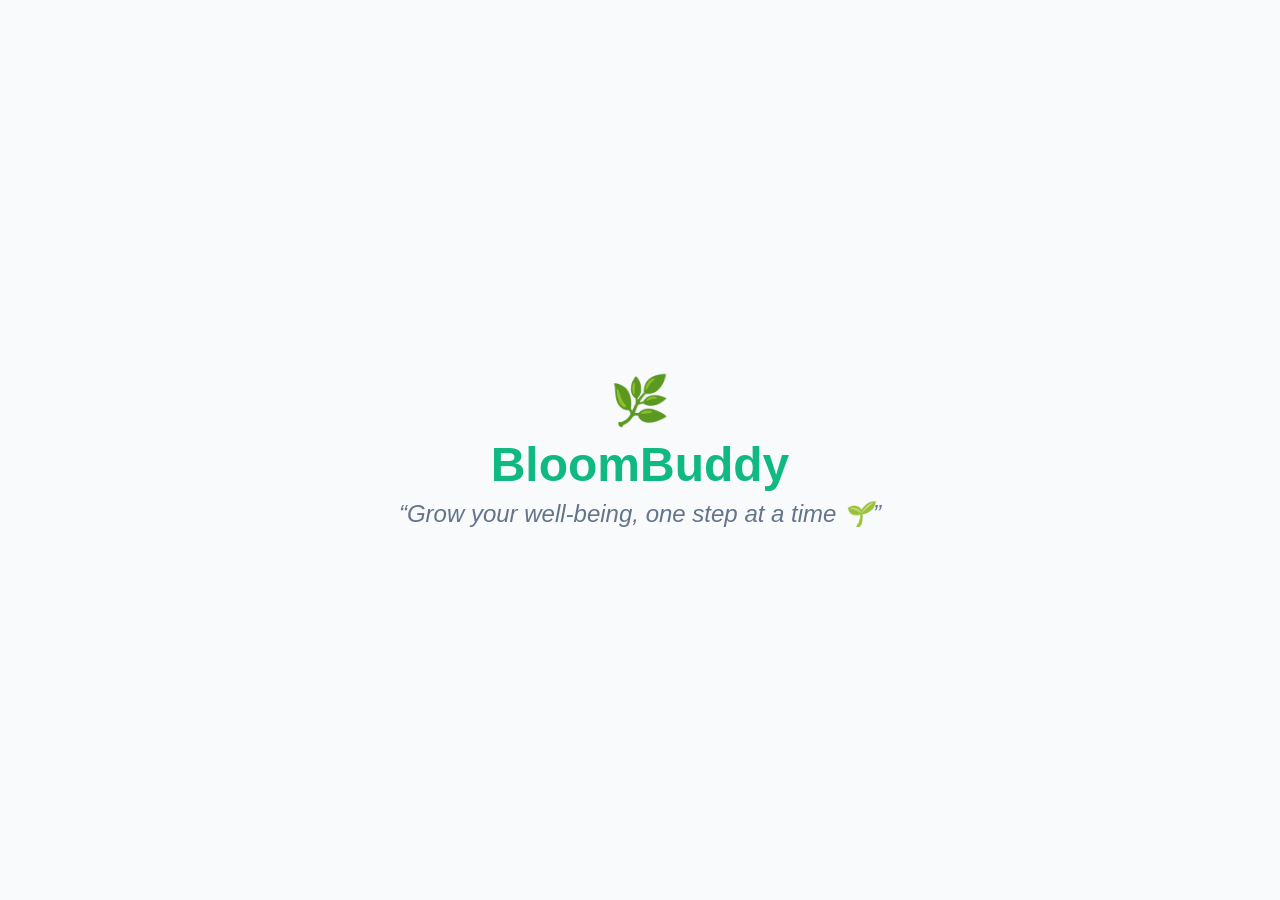
<file: index.html>
<!doctype html>
<html lang="en">
  <head>
    <meta charset="UTF-8" />
    <meta name="viewport" content="width=device-width, initial-scale=1.0" />
    <meta
      name="description"
      content="BloomBuddy is a web app to help you track habits and grow your virtual plant."
    />
    <script>
      (function () {
        try {
          const savedUser = localStorage.getItem("bloomBuddy_user");
          const parsedUser = savedUser ? JSON.parse(savedUser) : null;
          const theme = parsedUser?.preferences?.theme || "day";
          const normalizedTheme = ["day", "night", "rain", "sunset"].includes(
            theme,
          )
            ? theme
            : "day";
          document.documentElement.setAttribute("data-theme", normalizedTheme);
          if (document.body) {
            document.body.setAttribute("data-theme", normalizedTheme);
          }
          const background =
            normalizedTheme === "night"
              ? "#0f172a"
              : normalizedTheme === "rain"
                ? "#e6f2ff"
                : normalizedTheme === "sunset"
                  ? "#fff3e0"
                  : "#f8fafc";
          document.documentElement.style.backgroundColor = background;
          if (document.body) {
            document.body.style.backgroundColor = background;
          }
        } catch (e) {}
      })();
    </script>
    <link rel="stylesheet" href="style.css" />
    <title>🌿 BloomBuddy</title>
  </head>
  <body>
    <div class="welcome-msg">
      <h1 aria-hidden="true">🌿</h1>
      <h1>BloomBuddy</h1>
      <p>“Grow your well-being, one step at a time 🌱”</p>
    </div>
    <script src="data.js"></script>
    <script src="app.js"></script>
  </body>
</html>
</file>
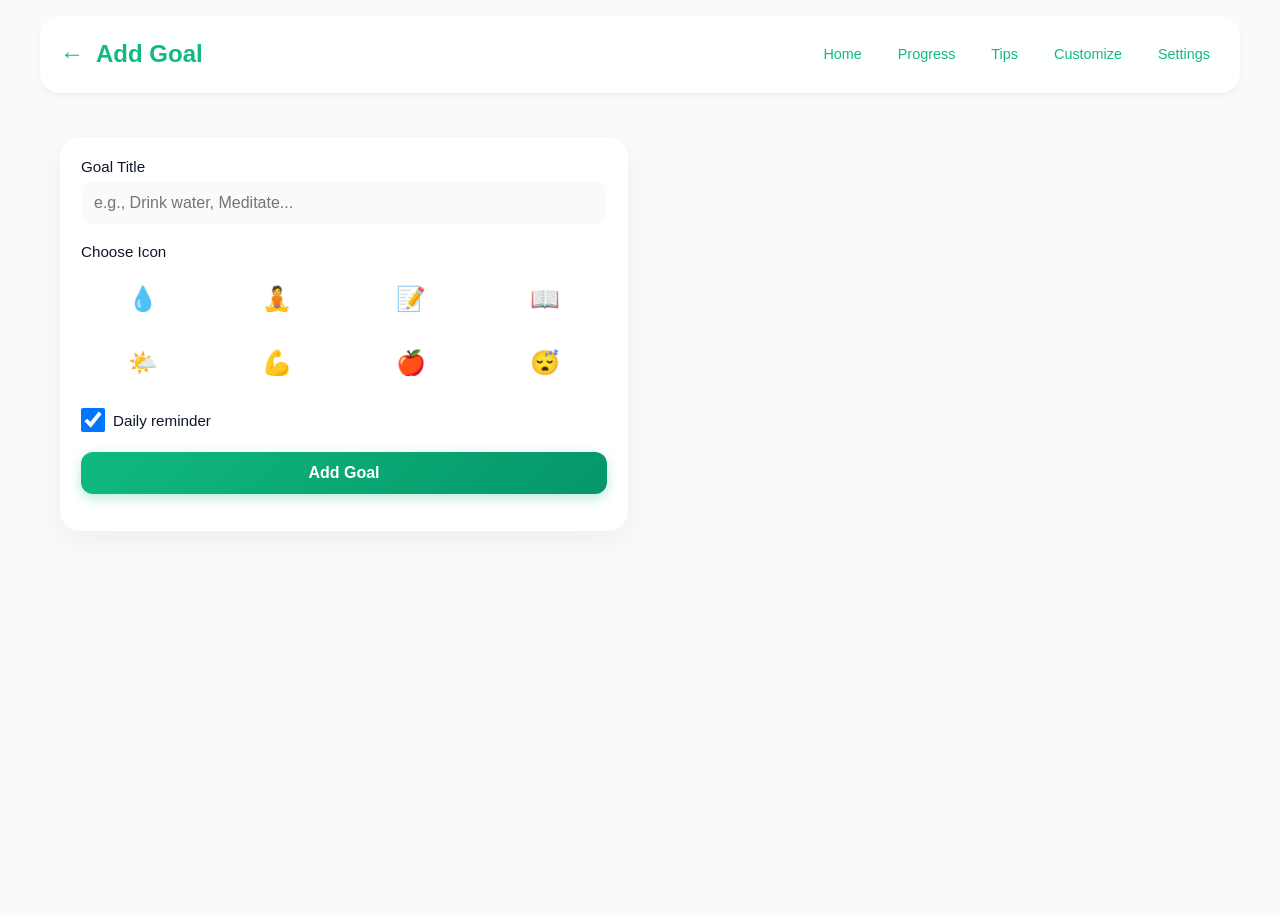
<file: add-goal.html>
<!doctype html>
<html lang="en">
  <head>
    <meta charset="UTF-8" />
    <meta name="viewport" content="width=device-width, initial-scale=1.0" />
    <meta
      name="description"
      content="Add a new daily goal to track with BloomBuddy."
    />
    <script>
      (function () {
        try {
          const savedUser = localStorage.getItem("bloomBuddy_user");
          const parsedUser = savedUser ? JSON.parse(savedUser) : null;
          const theme = parsedUser?.preferences?.theme || "day";
          const normalizedTheme = ["day", "night", "rain", "sunset"].includes(
            theme,
          )
            ? theme
            : "day";
          document.documentElement.setAttribute("data-theme", normalizedTheme);
          if (document.body) {
            document.body.setAttribute("data-theme", normalizedTheme);
          }
          const background =
            normalizedTheme === "night"
              ? "#0f172a"
              : normalizedTheme === "rain"
                ? "#e6f2ff"
                : normalizedTheme === "sunset"
                  ? "#fff3e0"
                  : "#f8fafc";
          document.documentElement.style.backgroundColor = background;
          if (document.body) {
            document.body.style.backgroundColor = background;
          }
        } catch (e) {}
      })();
    </script>
    <link rel="stylesheet" href="style.css" />
    <title>🌿 BloomBuddy - Add Goal</title>
  </head>
  <body class="dashboard-body">
    <div class="dashboard-container">
      <header class="dashboard-header">
        <div class="header-top">
          <a
            href="dashboard.html"
            aria-label="Back to dashboard"
            style="
              color: var(--primary-color);
              font-size: 1.5rem;
              text-decoration: none;
              margin-right: 12px;
            "
            >←</a
          >
          <h1 style="flex-grow: 1; text-align: left">Add Goal</h1>
          <button class="menu-btn" aria-label="Menu" onclick="toggleMenu()">
            ☰
          </button>
        </div>
        <nav class="header-nav" id="headerMenu">
          <a href="dashboard.html">Home</a>
          <a href="progress.html">Progress</a>
          <a href="health-tips.html">Tips</a>
          <a href="customize.html">Customize</a>
          <a href="settings.html">Settings</a>
        </nav>
      </header>

      <main class="dashboard-main">
        <section>
          <form id="goalForm">
            <div class="form-group">
              <label for="goalTitle">Goal Title</label>
              <input
                type="text"
                id="goalTitle"
                placeholder="e.g., Drink water, Meditate..."
                maxlength="50"
                required
              />
            </div>

            <div class="form-group">
              <label for="goalIcon">Choose Icon</label>
              <div
                style="
                  display: grid;
                  grid-template-columns: repeat(4, 1fr);
                  gap: 10px;
                  margin-top: 12px;
                "
              >
                <button
                  type="button"
                  class="icon-btn"
                  onclick="selectIcon(event, '💧')"
                >
                  💧
                </button>
                <button
                  type="button"
                  class="icon-btn"
                  onclick="selectIcon(event, '🧘')"
                >
                  🧘
                </button>
                <button
                  type="button"
                  class="icon-btn"
                  onclick="selectIcon(event, '📝')"
                >
                  📝
                </button>
                <button
                  type="button"
                  class="icon-btn"
                  onclick="selectIcon(event, '📖')"
                >
                  📖
                </button>
                <button
                  type="button"
                  class="icon-btn"
                  onclick="selectIcon(event, '🌤️')"
                >
                  🌤️
                </button>
                <button
                  type="button"
                  class="icon-btn"
                  onclick="selectIcon(event, '💪')"
                >
                  💪
                </button>
                <button
                  type="button"
                  class="icon-btn"
                  onclick="selectIcon(event, '🍎')"
                >
                  🍎
                </button>
                <button
                  type="button"
                  class="icon-btn"
                  onclick="selectIcon(event, '😴')"
                >
                  😴
                </button>
              </div>
              <input type="hidden" id="goalIcon" value="" />
            </div>

            <div class="form-group checkbox">
              <input type="checkbox" id="dailyReminder" checked />
              <label for="dailyReminder">Daily reminder</label>
            </div>

            <button type="submit" class="btn-primary">Add Goal</button>
          </form>
        </section>
      </main>
    </div>

    <script src="data.js"></script>
    <script>
      let selectedIcon = "";

      function toggleMenu() {
        document.getElementById("headerMenu").classList.toggle("active");
      }

      function selectIcon(e, icon) {
        selectedIcon = icon;
        document.querySelectorAll(".icon-btn").forEach((btn) => {
          btn.style.backgroundColor = "white";
        });
        e.target.style.backgroundColor = "rgba(46, 139, 87, 0.1)";
        document.getElementById("goalIcon").value = icon;
      }

      document.getElementById("goalForm").addEventListener("submit", (e) => {
        e.preventDefault();

        const title = document.getElementById("goalTitle").value.trim();
        if (!title) return;

        const icon = selectedIcon || "✓";
        const daily = document.getElementById("dailyReminder").checked;

        DataManager.addGoal({
          title: `${icon} ${title}`,
          daily: daily,
          completed: false,
        });

        window.location.href = "dashboard.html";
      });

      window.addEventListener("load", () => {
        DataManager.applyTheme();
      });
    </script>
  </body>
</html>
</file>
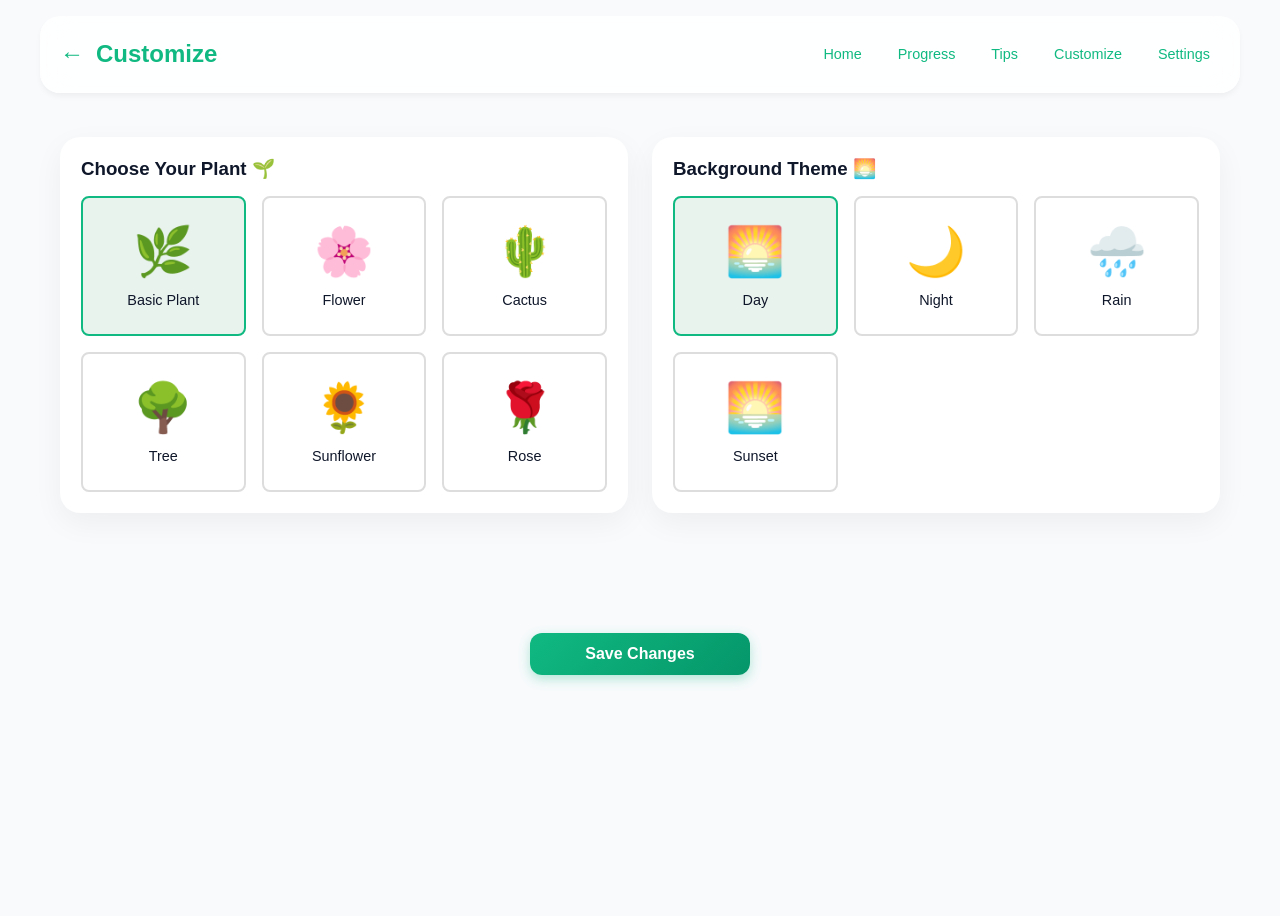
<file: customize.html>
<!doctype html>
<html lang="en">
  <head>
    <meta charset="UTF-8" />
    <meta name="viewport" content="width=device-width, initial-scale=1.0" />
    <meta
      name="description"
      content="Customize your BloomBuddy plant, pot, and app theme."
    />
    <script>
      (function () {
        try {
          const savedUser = localStorage.getItem("bloomBuddy_user");
          const parsedUser = savedUser ? JSON.parse(savedUser) : null;
          const theme = parsedUser?.preferences?.theme || "day";
          const normalizedTheme = ["day", "night", "rain", "sunset"].includes(
            theme,
          )
            ? theme
            : "day";
          document.documentElement.setAttribute("data-theme", normalizedTheme);
          if (document.body) {
            document.body.setAttribute("data-theme", normalizedTheme);
          }
          const background =
            normalizedTheme === "night"
              ? "#0f172a"
              : normalizedTheme === "rain"
                ? "#e6f2ff"
                : normalizedTheme === "sunset"
                  ? "#fff3e0"
                  : "#f8fafc";
          document.documentElement.style.backgroundColor = background;
          if (document.body) {
            document.body.style.backgroundColor = background;
          }
        } catch (e) {}
      })();
    </script>
    <link rel="stylesheet" href="style.css" />
    <title>🌿 BloomBuddy - Customize</title>
  </head>
  <body class="dashboard-body">
    <div class="dashboard-container">
      <header class="dashboard-header">
        <div class="header-top">
          <a
            href="dashboard.html"
            aria-label="Back to dashboard"
            style="
              color: var(--primary-color);
              font-size: 1.5rem;
              text-decoration: none;
              margin-right: 12px;
            "
            >←</a
          >
          <h1 style="flex-grow: 1; text-align: left">Customize</h1>
          <button class="menu-btn" aria-label="Menu" onclick="toggleMenu()">
            ☰
          </button>
        </div>
        <nav class="header-nav" id="headerMenu">
          <a href="dashboard.html">Home</a>
          <a href="progress.html">Progress</a>
          <a href="health-tips.html">Tips</a>
          <a href="customize.html" class="active">Customize</a>
          <a href="settings.html">Settings</a>
        </nav>
      </header>

      <main class="dashboard-main">
        <!-- Plant Selection -->
        <section class="custom-section">
          <h3>Choose Your Plant 🌱</h3>
          <div class="custom-grid">
            <div
              class="custom-option selected"
              onclick="changePlant(event, 'basic', '🌿')"
            >
              <div style="font-size: 3rem">🌿</div>
              <p>Basic Plant</p>
            </div>
            <div
              class="custom-option"
              onclick="changePlant(event, 'flower', '🌸')"
            >
              <div style="font-size: 3rem">🌸</div>
              <p>Flower</p>
            </div>
            <div
              class="custom-option"
              onclick="changePlant(event, 'cactus', '🌵')"
            >
              <div style="font-size: 3rem">🌵</div>
              <p>Cactus</p>
            </div>
            <div
              class="custom-option"
              onclick="changePlant(event, 'tree', '🌳')"
            >
              <div style="font-size: 3rem">🌳</div>
              <p>Tree</p>
            </div>
            <div
              class="custom-option"
              onclick="changePlant(event, 'sunflower', '🌻')"
            >
              <div style="font-size: 3rem">🌻</div>
              <p>Sunflower</p>
            </div>
            <div
              class="custom-option"
              onclick="changePlant(event, 'rose', '🌹')"
            >
              <div style="font-size: 3rem">🌹</div>
              <p>Rose</p>
            </div>
          </div>
        </section>

        <!-- Background Theme -->
        <section class="custom-section">
          <h3>Background Theme 🌅</h3>
          <div class="custom-grid">
            <div
              class="custom-option selected"
              onclick="changeTheme(event, 'day')"
            >
              <div style="font-size: 3rem">🌅</div>
              <p>Day</p>
            </div>
            <div class="custom-option" onclick="changeTheme(event, 'night')">
              <div style="font-size: 3rem">🌙</div>
              <p>Night</p>
            </div>
            <div class="custom-option" onclick="changeTheme(event, 'rain')">
              <div style="font-size: 3rem">🌧️</div>
              <p>Rain</p>
            </div>
            <div class="custom-option" onclick="changeTheme(event, 'sunset')">
              <div style="font-size: 3rem">🌅</div>
              <p>Sunset</p>
            </div>
          </div>
        </section>
      </main>
      <div class="save-actions">
        <button class="btn-primary" onclick="saveCustomization()">
          Save Changes
        </button>
      </div>
    </div>

    <script src="data.js"></script>
    <script>
      let tempPlant = { type: "", emoji: "" };
      let tempTheme = "";

      function toggleMenu() {
        document.getElementById("headerMenu").classList.toggle("active");
      }

      function changePlant(e, type, emoji) {
        tempPlant = { type, emoji };
        document
          .querySelectorAll("section:first-child .custom-option")
          .forEach((opt) => {
            opt.classList.remove("selected");
          });
        e.target.closest(".custom-option").classList.add("selected");
      }

      function changeTheme(e, theme) {
        tempTheme = theme;
        document
          .querySelectorAll("section:nth-child(2) .custom-option")
          .forEach((opt) => {
            opt.classList.remove("selected");
          });
        e.target.closest(".custom-option").classList.add("selected");
      }

      function saveCustomization() {
        let user = DataManager.getUser();
        if (user) {
          if (tempPlant.type) {
            user.plant.type = tempPlant.type;
            user.plant.emoji = tempPlant.emoji;
          }
          if (tempTheme) {
            user.preferences.theme = tempTheme;
          }
          DataManager.saveUser(user);
          showToast("Customization saved! ✨");
          setTimeout(() => (window.location.href = "dashboard.html"), 1000);
        }
      }

      window.addEventListener("load", () => {
        let user = DataManager.getUser();
        if (user) {
          DataManager.applyTheme();
          tempPlant = { type: user.plant.type, emoji: user.plant.emoji };
        }

        // Accessibility for options
        document.querySelectorAll(".custom-option").forEach((el) => {
          el.setAttribute("tabindex", "0");
          el.setAttribute("role", "button");
          el.addEventListener("keydown", (e) => {
            if (e.key === "Enter") el.click();
          });
        });
      });
    </script>
    <style>
      .custom-section {
        display: flex;
        flex-direction: column;
        min-height: 320px;
      }

      .custom-grid {
        display: grid;
        grid-template-columns: repeat(3, minmax(0, 1fr));
        gap: 16px;
        margin-top: 16px;
        flex: 1;
      }

      .custom-option {
        padding: 20px;
        border: 2px solid #ddd;
        border-radius: 8px;
        cursor: pointer;
        transition: all 0.3s;
        text-align: center;
        background-color: white;
        min-height: 140px;
        display: flex;
        flex-direction: column;
        justify-content: center;
        align-items: center;
      }

      .custom-option:hover {
        border-color: var(--primary-color);
        background-color: rgba(46, 139, 87, 0.05);
      }

      .custom-option.selected {
        border-color: var(--primary-color);
        background-color: rgba(46, 139, 87, 0.1);
      }

      .custom-option p {
        margin: 12px 0 0 0;
        font-size: 0.9rem;
        color: var(--text-secondary);
      }

      .save-actions {
        width: 100%;
        display: flex;
        justify-content: center;
        align-items: center;
        margin-top: 12px;
        padding-bottom: 8px;
      }

      .save-actions .btn-primary {
        width: 220px;
        max-width: calc(100% - 24px);
        margin: 0 auto;
      }

      .preview-combo {
        position: relative;
        height: 120px;
        margin: 20px auto;
        display: flex;
        justify-content: center;
        align-items: flex-end;
      }

      .preview-plant-emoji {
        font-size: 4rem;
        position: absolute;
        bottom: 20px;
        z-index: 1;
      }

      .preview-pot-emoji {
        font-size: 4rem;
        position: absolute;
        bottom: -10px;
        z-index: 2;
      }

      @media (max-width: 480px) {
        .custom-grid {
          grid-template-columns: repeat(2, 1fr);
        }
      }
    </style>
  </body>
</html>
</file>
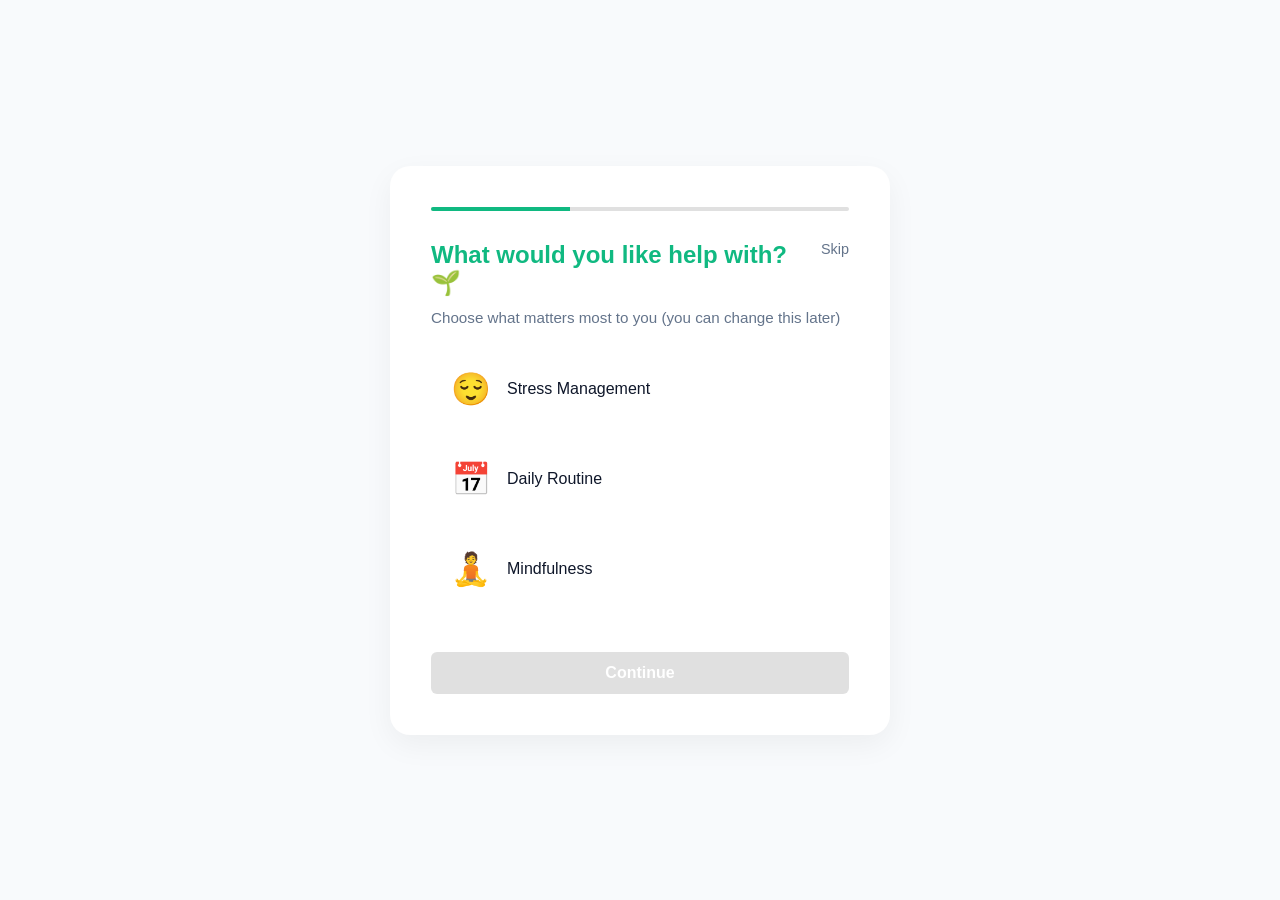
<file: dashboard.html>
<!doctype html>
<html lang="en">
  <head>
    <meta charset="UTF-8" />
    <meta name="viewport" content="width=device-width, initial-scale=1.0" />
    <meta
      name="description"
      content="View your daily goals, track your streak, and see your plant grow on the BloomBuddy Dashboard."
    />
    <script>
      (function () {
        try {
          const savedUser = localStorage.getItem("bloomBuddy_user");
          const parsedUser = savedUser ? JSON.parse(savedUser) : null;
          const theme = parsedUser?.preferences?.theme || "day";
          const normalizedTheme = ["day", "night", "rain", "sunset"].includes(
            theme,
          )
            ? theme
            : "day";
          document.documentElement.setAttribute("data-theme", normalizedTheme);
          if (document.body) {
            document.body.setAttribute("data-theme", normalizedTheme);
          }
          const background =
            normalizedTheme === "night"
              ? "#0f172a"
              : normalizedTheme === "rain"
                ? "#e6f2ff"
                : normalizedTheme === "sunset"
                  ? "#fff3e0"
                  : "#f8fafc";
          document.documentElement.style.backgroundColor = background;
          if (document.body) {
            document.body.style.backgroundColor = background;
          }
        } catch (e) {}
      })();
    </script>
    <link rel="stylesheet" href="style.css" />
    <title>🌿 BloomBuddy - Dashboard</title>
  </head>
  <body class="dashboard-body">
    <div class="dashboard-container">
      <!-- Header -->
      <header class="dashboard-header">
        <div class="header-top">
          <h1>BloomBuddy</h1>
          <button
            class="menu-btn"
            aria-label="Settings Menu"
            onclick="toggleMenu()"
          >
            ⚙️
          </button>
        </div>
        <nav class="header-nav" id="headerMenu">
          <a href="dashboard.html">Home</a>
          <a href="progress.html">Progress</a>
          <a href="health-tips.html">Tips</a>
          <a href="customize.html">Customize</a>
          <a href="settings.html">Settings</a>
        </nav>
      </header>

      <!-- Main Content -->
      <main class="dashboard-main">
        <!-- Plant Section -->
        <section class="plant-section">
          <div class="plant-display">
            <div class="plant-large" id="plantEmoji" aria-hidden="true">🌿</div>
            <h2 id="plantName">Plant Name</h2>
            <p class="plant-stage" id="plantStage">Seed Stage</p>
          </div>
          <div class="plant-info">
            <div class="info-item">
              <span class="label">Stage</span>
              <span class="value" id="infoStage">Seed</span>
            </div>
            <div class="info-item">
              <span class="label">Health</span>
              <span class="value" id="infoHealth">100%</span>
            </div>
          </div>
        </section>

        <!-- Streak Counter -->
        <section class="streak-section">
          <div class="streak-card">
            <div class="streak-emoji" aria-hidden="true">🔥</div>
            <div class="streak-text">
              <p class="streak-label">Gentle Streak</p>
              <p class="streak-count"><span id="streakCount">0</span> days</p>
            </div>
            <div class="streak-longest">
              <p class="small-text">Best: <span id="longestStreak">0</span></p>
            </div>
          </div>
        </section>

        <!-- Today's Goals -->
        <section class="goals-section">
          <h3>Today's Goals ✅</h3>

          <div class="goals-list" id="goalsList">
            <!-- Goals will be populated here -->
          </div>

          <button class="btn-add-goal" onclick="navigateTo('add-goal.html')">
            + Add Goal
          </button>
        </section>

        <!-- Mood Check-in -->
        <section class="mood-section">
          <h3>How are you feeling? 🧠</h3>
          <div class="mood-options">
            <button class="mood-btn" onclick="logMood(event, '😊')">
              😊 Happy
            </button>
            <button class="mood-btn" onclick="logMood(event, '😌')">
              😌 Calm
            </button>
            <button class="mood-btn" onclick="logMood(event, '😟')">
              😟 Stressed
            </button>
            <button class="mood-btn" onclick="logMood(event, '😴')">
              😴 Tired
            </button>
          </div>
          <p class="mood-status" id="moodStatus"></p>
        </section>

        <!-- Quote of the Day -->
        <section class="quote-section">
          <p class="quote-text" id="quoteText">"You are allowed to rest."</p>
          <p class="quote-author" id="quoteAuthor">— BloomBuddy</p>
        </section>

        <!-- Footer Message -->
        <section class="footer-message">
          <p id="footerMessage">You're doing great! Keep going 💙</p>
        </section>
      </main>
    </div>

    <!-- End of Day Reflection Modal -->
    <div class="modal" id="reflectionModal">
      <div class="modal-content">
        <button
          class="modal-close"
          aria-label="Close modal"
          onclick="closeModal()"
        >
          ✕
        </button>
        <h2>End of Day Reflection 🌙</h2>
        <p id="reflectionMessage"></p>
        <div class="reflection-stats">
          <p id="reflectionStats"></p>
        </div>
        <button class="btn-primary" onclick="closeModal()">
          See you tomorrow! 💚
        </button>
      </div>
    </div>

    <script src="data.js"></script>
    <script>
      // Quotes for daily inspiration
      const quotes = [
        "You are allowed to rest.",
        "Progress, not perfection.",
        "Small steps lead to big changes.",
        "You're doing better than you think.",
        "Today is a fresh start.",
        "Your well-being matters.",
        "Be kind to yourself.",
        "Every small win counts.",
        "You have everything you need.",
        "Breathe. You've got this.",
      ];

      // Initialize dashboard
      function initDashboard() {
        let user = DataManager.getUser();

        if (!user || !user.plant.name) {
          // Redirect to setup if not initialized
          window.location.href = "onboarding.html";
          return;
        }

        DataManager.checkStreak();
        user = DataManager.getUser();

        // Display plant info
        displayPlant(user.plant);

        // Display streak
        displayStreak(user.streak);

        // Display goals
        displayGoals(DataManager.getTodayGoals());

        // Display mood status
        const todayMood = DataManager.getTodayMood();
        if (todayMood) {
          document.getElementById("moodStatus").textContent =
            `You logged: ${todayMood}`;
        } else {
          document.getElementById("moodStatus").textContent = "";
        }

        // Display random quote
        const quote = quotes[Math.floor(Math.random() * quotes.length)];
        document.getElementById("quoteText").textContent = `"${quote}"`;

        // Check for end-of-day reflection at night
        checkForReflection(user);

        DataManager.applyTheme();
      }

      function displayPlant(plant) {
        let currentEmoji = plant.emoji || "🌿";
        if (plant.stage === "seed") {
          currentEmoji = "🌱";
        } else if (plant.stage === "sprout") {
          currentEmoji = "🌿";
        }

        document.getElementById("plantEmoji").textContent = currentEmoji;
        document.getElementById("plantName").textContent =
          plant.name || "Your Plant";

        const stages = {
          seed: "🌱 Seed Stage",
          sprout: "🌿 Sprout",
          bloom: "🌸 Blooming",
        };
        document.getElementById("plantStage").textContent =
          stages[plant.stage] || "Growing";
        document.getElementById("infoStage").textContent =
          plant.stage.charAt(0).toUpperCase() + plant.stage.slice(1);
        document.getElementById("infoHealth").textContent = plant.health + "%";
      }

      function displayStreak(streak) {
        document.getElementById("streakCount").textContent = streak.current;
        document.getElementById("longestStreak").textContent = streak.longest;
      }

      function displayGoals(goals) {
        const goalsList = document.getElementById("goalsList");
        goalsList.innerHTML = "";

        if (goals.length === 0) {
          goalsList.innerHTML =
            '<p class="no-goals">No goals yet. Add one to get started! 🌱</p>';
          return;
        }

        goals.forEach((goal) => {
          const goalEl = document.createElement("div");
          goalEl.className = "goal-item " + (goal.completed ? "completed" : "");
          goalEl.setAttribute("role", "button");
          goalEl.setAttribute("tabindex", "0");
          goalEl.innerHTML = `
          <input type="checkbox" ${goal.completed ? "checked" : ""} aria-label="Toggle goal">
          <span class="goal-title"></span>
          <button class="goal-delete" type="button" aria-label="Delete goal">✕</button>
        `;
          goalEl.querySelector(".goal-title").textContent = goal.title;

          const checkbox = goalEl.querySelector('input[type="checkbox"]');
          const deleteButton = goalEl.querySelector(".goal-delete");

          checkbox.addEventListener("change", () => toggleGoal(goal.id));
          checkbox.addEventListener("click", (event) =>
            event.stopPropagation(),
          );

          deleteButton.addEventListener("click", (event) => {
            event.stopPropagation();
            deleteGoal(goal.id);
          });

          goalEl.addEventListener("click", (event) => {
            if (
              event.target.closest(".goal-delete") ||
              event.target.matches('input[type="checkbox"]')
            ) {
              return;
            }
            toggleGoal(goal.id);
          });

          goalEl.addEventListener("keydown", (event) => {
            if (event.key === "Enter" || event.key === " ") {
              event.preventDefault();
              toggleGoal(goal.id);
            }
          });

          goalsList.appendChild(goalEl);
        });
      }

      function toggleGoal(goalId) {
        DataManager.toggleGoal(goalId);
        let user = DataManager.getUser();
        displayGoals(DataManager.getTodayGoals());
        displayStreak(user.streak);

        // Plant grows on goal completion
        updatePlantGrowth();
      }

      function deleteGoal(goalId) {
        showConfirm(
          "Are you sure you want to delete this goal?",
          () => {
            DataManager.deleteGoal(goalId);
            displayGoals(DataManager.getTodayGoals());
          },
          "Delete Goal",
        );
      }

      function logMood(e, mood) {
        DataManager.addMood(mood);
        document.querySelectorAll(".mood-btn").forEach((btn) => {
          btn.classList.remove("selected");
        });
        e.target.classList.add("selected");
        document.getElementById("moodStatus").textContent =
          `You logged: ${mood}`;
      }

      function updatePlantGrowth() {
        const todayGoals = DataManager.getTodayGoals();
        const completedToday = todayGoals.filter((g) => g.completed).length;

        if (completedToday >= todayGoals.length && todayGoals.length > 0) {
          // All goals completed today!
          DataManager.updatePlantStage("bloom");
          showMessage("🎉 Your plant bloomed! Amazing work!");
        } else if (
          completedToday > 0 &&
          completedToday >= Math.ceil(todayGoals.length / 2)
        ) {
          DataManager.updatePlantStage("sprout");
        } else {
          DataManager.updatePlantStage("seed");
        }

        let updatedUser = DataManager.getUser();
        displayPlant(updatedUser.plant);
      }

      function showMessage(msg) {
        const oldMsg = document.getElementById("footerMessage").textContent;
        document.getElementById("footerMessage").textContent = msg;
        setTimeout(() => {
          document.getElementById("footerMessage").textContent = oldMsg;
        }, 3000);
      }

      function checkForReflection(user) {
        const now = new Date();
        const hour = now.getHours();

        // Show reflection after 8 PM
        if (hour >= 20) {
          const lastReflection = localStorage.getItem(
            `lastReflection_${user.email}`,
          );
          const today = new Date().toDateString();

          if (lastReflection !== today) {
            showReflection(user);
            localStorage.setItem(`lastReflection_${user.email}`, today);
          }
        }
      }

      function showReflection(user) {
        const completed = user.goals.filter((g) => g.completed).length;
        const total = user.goals.length;

        const reflectionMsg =
          completed === total
            ? "🎉 You crushed all your goals today!"
            : completed > 0
              ? `✅ You completed ${completed} goal${completed > 1 ? "s" : ""}!`
              : "💚 You showed up. That's what matters.";

        document.getElementById("reflectionMessage").textContent =
          reflectionMsg;
        document.getElementById("reflectionStats").textContent =
          `${completed}/${total} goals completed`;

        document.getElementById("reflectionModal").style.display = "flex";
      }

      function closeModal() {
        document.getElementById("reflectionModal").style.display = "none";
      }

      function toggleMenu() {
        document.getElementById("headerMenu").classList.toggle("active");
      }

      function navigateTo(path) {
        window.location.href = path;
      }

      // Initialize on page load
      window.addEventListener("load", initDashboard);
    </script>
  </body>
</html>
</file>
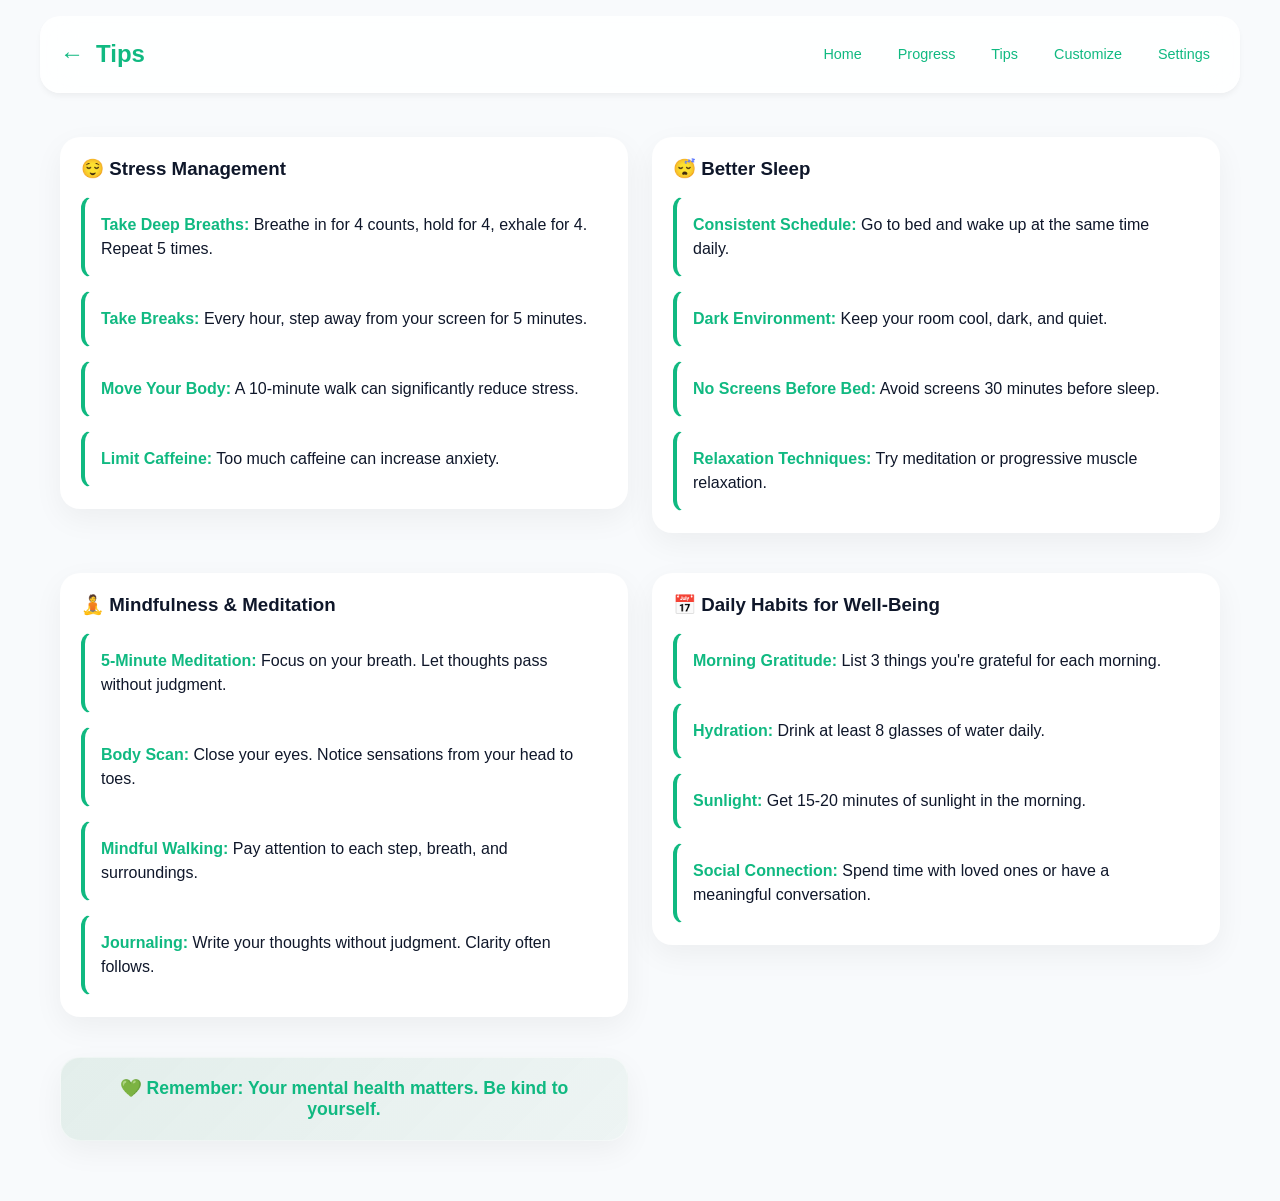
<file: health-tips.html>
<!doctype html>
<html lang="en">
  <head>
    <meta charset="UTF-8" />
    <meta name="viewport" content="width=device-width, initial-scale=1.0" />
    <meta
      name="description"
      content="Read daily mental health tips to improve your well-being with BloomBuddy."
    />
    <script>
      (function () {
        try {
          const savedUser = localStorage.getItem("bloomBuddy_user");
          const parsedUser = savedUser ? JSON.parse(savedUser) : null;
          const theme = parsedUser?.preferences?.theme || "day";
          const normalizedTheme = ["day", "night", "rain", "sunset"].includes(
            theme,
          )
            ? theme
            : "day";
          document.documentElement.setAttribute("data-theme", normalizedTheme);
          if (document.body) {
            document.body.setAttribute("data-theme", normalizedTheme);
          }
          const background =
            normalizedTheme === "night"
              ? "#0f172a"
              : normalizedTheme === "rain"
                ? "#e6f2ff"
                : normalizedTheme === "sunset"
                  ? "#fff3e0"
                  : "#f8fafc";
          document.documentElement.style.backgroundColor = background;
          if (document.body) {
            document.body.style.backgroundColor = background;
          }
        } catch (e) {}
      })();
    </script>
    <link rel="stylesheet" href="style.css" />
    <title>🌿 BloomBuddy - Health Tips</title>
  </head>
  <body class="dashboard-body">
    <div class="dashboard-container">
      <header class="dashboard-header">
        <div class="header-top">
          <a
            href="dashboard.html"
            aria-label="Back to dashboard"
            style="
              color: var(--primary-color);
              font-size: 1.5rem;
              text-decoration: none;
              margin-right: 12px;
            "
            >←</a
          >
          <h1 style="flex-grow: 1; text-align: left">Tips</h1>
          <button class="menu-btn" aria-label="Menu" onclick="toggleMenu()">
            ☰
          </button>
        </div>
        <nav class="header-nav" id="headerMenu">
          <a href="dashboard.html">Home</a>
          <a href="progress.html">Progress</a>
          <a href="health-tips.html" class="active">Tips</a>
          <a href="customize.html">Customize</a>
          <a href="settings.html">Settings</a>
        </nav>
      </header>

      <main class="dashboard-main">
        <!-- Stress Management -->
        <section>
          <h3>😌 Stress Management</h3>
          <div class="tip-list">
            <div class="tip-card">
              <p>
                <strong>Take Deep Breaths:</strong> Breathe in for 4 counts,
                hold for 4, exhale for 4. Repeat 5 times.
              </p>
            </div>
            <div class="tip-card">
              <p>
                <strong>Take Breaks:</strong> Every hour, step away from your
                screen for 5 minutes.
              </p>
            </div>
            <div class="tip-card">
              <p>
                <strong>Move Your Body:</strong> A 10-minute walk can
                significantly reduce stress.
              </p>
            </div>
            <div class="tip-card">
              <p>
                <strong>Limit Caffeine:</strong> Too much caffeine can increase
                anxiety.
              </p>
            </div>
          </div>
        </section>

        <!-- Sleep -->
        <section>
          <h3>😴 Better Sleep</h3>
          <div class="tip-list">
            <div class="tip-card">
              <p>
                <strong>Consistent Schedule:</strong> Go to bed and wake up at
                the same time daily.
              </p>
            </div>
            <div class="tip-card">
              <p>
                <strong>Dark Environment:</strong> Keep your room cool, dark,
                and quiet.
              </p>
            </div>
            <div class="tip-card">
              <p>
                <strong>No Screens Before Bed:</strong> Avoid screens 30 minutes
                before sleep.
              </p>
            </div>
            <div class="tip-card">
              <p>
                <strong>Relaxation Techniques:</strong> Try meditation or
                progressive muscle relaxation.
              </p>
            </div>
          </div>
        </section>

        <!-- Mindfulness -->
        <section>
          <h3>🧘 Mindfulness & Meditation</h3>
          <div class="tip-list">
            <div class="tip-card">
              <p>
                <strong>5-Minute Meditation:</strong> Focus on your breath. Let
                thoughts pass without judgment.
              </p>
            </div>
            <div class="tip-card">
              <p>
                <strong>Body Scan:</strong> Close your eyes. Notice sensations
                from your head to toes.
              </p>
            </div>
            <div class="tip-card">
              <p>
                <strong>Mindful Walking:</strong> Pay attention to each step,
                breath, and surroundings.
              </p>
            </div>
            <div class="tip-card">
              <p>
                <strong>Journaling:</strong> Write your thoughts without
                judgment. Clarity often follows.
              </p>
            </div>
          </div>
        </section>

        <!-- Daily Habits -->
        <section>
          <h3>📅 Daily Habits for Well-Being</h3>
          <div class="tip-list">
            <div class="tip-card">
              <p>
                <strong>Morning Gratitude:</strong> List 3 things you're
                grateful for each morning.
              </p>
            </div>
            <div class="tip-card">
              <p>
                <strong>Hydration:</strong> Drink at least 8 glasses of water
                daily.
              </p>
            </div>
            <div class="tip-card">
              <p>
                <strong>Sunlight:</strong> Get 15-20 minutes of sunlight in the
                morning.
              </p>
            </div>
            <div class="tip-card">
              <p>
                <strong>Social Connection:</strong> Spend time with loved ones
                or have a meaningful conversation.
              </p>
            </div>
          </div>
        </section>

        <!-- Remember -->
        <section
          style="
            background: linear-gradient(
              135deg,
              rgba(46, 139, 87, 0.1) 0%,
              rgba(46, 139, 87, 0.05) 100%
            );
          "
        >
          <p
            style="
              color: var(--primary-color);
              font-size: 1.1rem;
              font-weight: 600;
              text-align: center;
              margin: 0;
            "
          >
            💚 Remember: Your mental health matters. Be kind to yourself.
          </p>
        </section>
      </main>
    </div>

    <script src="data.js"></script>
    <script>
      function toggleMenu() {
        document.getElementById("headerMenu").classList.toggle("active");
      }

      window.addEventListener("load", () => {
        DataManager.applyTheme();
      });
    </script>
  </body>
</html>
</file>
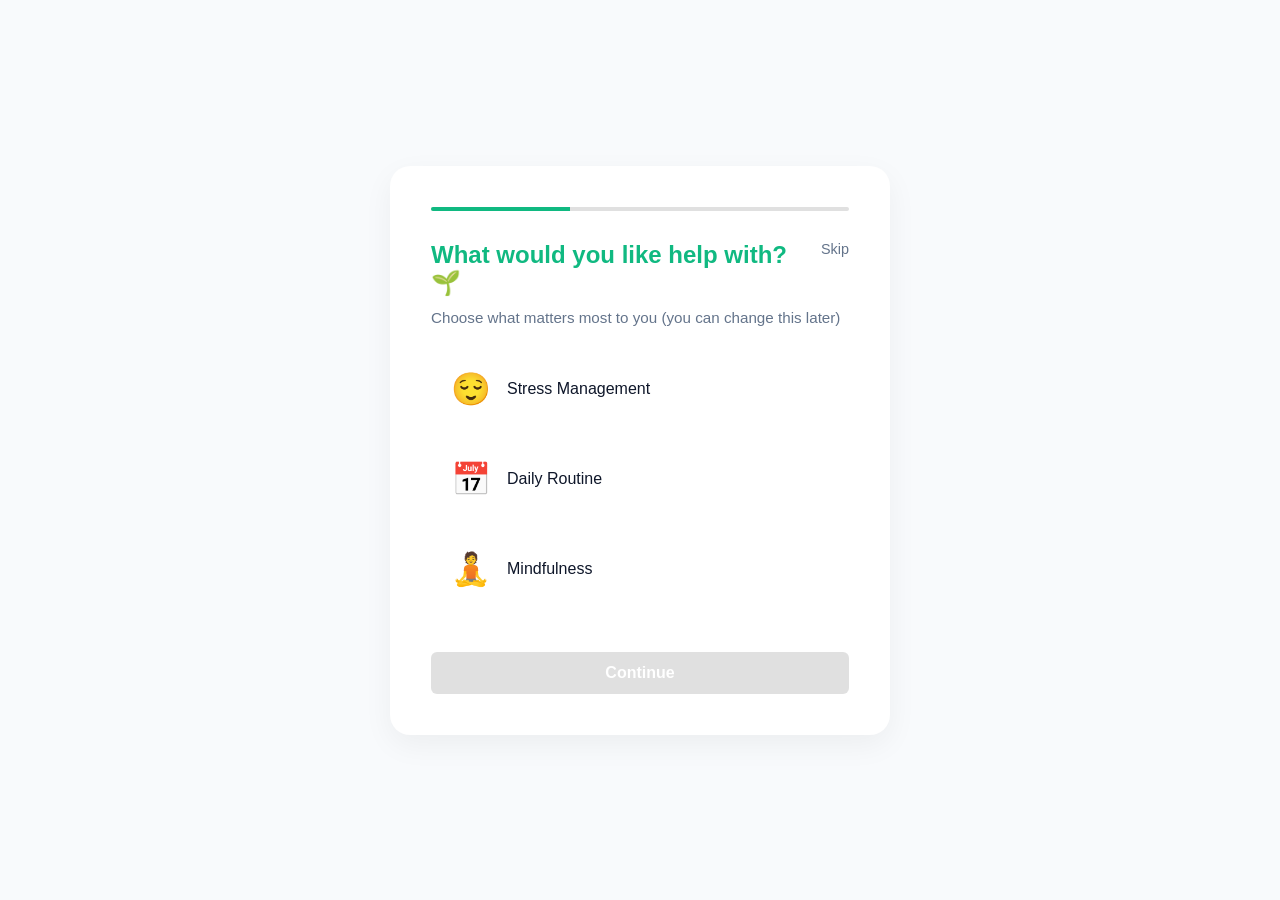
<file: onboarding.html>
<!doctype html>
<html lang="en">
  <head>
    <meta charset="UTF-8" />
    <meta name="viewport" content="width=device-width, initial-scale=1.0" />
    <meta
      name="description"
      content="Welcome to BloomBuddy. Set up your wellness journey."
    />
    <script>
      (function () {
        try {
          const savedUser = localStorage.getItem("bloomBuddy_user");
          const parsedUser = savedUser ? JSON.parse(savedUser) : null;
          const theme = parsedUser?.preferences?.theme || "day";
          const normalizedTheme = ["day", "night", "rain", "sunset"].includes(
            theme,
          )
            ? theme
            : "day";
          document.documentElement.setAttribute("data-theme", normalizedTheme);
          if (document.body) {
            document.body.setAttribute("data-theme", normalizedTheme);
          }
          const background =
            normalizedTheme === "night"
              ? "#0f172a"
              : normalizedTheme === "rain"
                ? "#e6f2ff"
                : normalizedTheme === "sunset"
                  ? "#fff3e0"
                  : "#f8fafc";
          document.documentElement.style.backgroundColor = background;
          if (document.body) {
            document.body.style.backgroundColor = background;
          }
        } catch (e) {}
      })();
    </script>
    <link rel="stylesheet" href="style.css" />
    <title>🌿 BloomBuddy - Onboarding</title>
  </head>
  <body>
    <div class="onboarding-container">
      <div class="onboarding-card">
        <div class="progress-bar">
          <div class="progress" id="progressBar" style="width: 0%"></div>
        </div>

        <!-- Question 1: What do you want help with? -->
        <div class="onboarding-screen active" id="screen1">
          <button class="skip-btn" onclick="skipOnboarding()">Skip</button>

          <h2>What would you like help with? 🌱</h2>
          <p class="subtitle">
            Choose what matters most to you (you can change this later)
          </p>

          <div class="option-group">
            <button class="option-btn" onclick="selectGoal(event, 'stress')">
              <span class="emoji">😌</span>
              <span class="text">Stress Management</span>
            </button>
            <button class="option-btn" onclick="selectGoal(event, 'routine')">
              <span class="emoji">📅</span>
              <span class="text">Daily Routine</span>
            </button>
            <button
              class="option-btn"
              onclick="selectGoal(event, 'mindfulness')"
            >
              <span class="emoji">🧘</span>
              <span class="text">Mindfulness</span>
            </button>
          </div>

          <button
            class="btn-next"
            onclick="nextScreen()"
            disabled
            id="nextBtn1"
          >
            Continue
          </button>
        </div>

        <!-- Question 2: How many goals per day? -->
        <div class="onboarding-screen" id="screen2">
          <button class="skip-btn" onclick="skipOnboarding()">Skip</button>

          <h2>How many goals per day? 🎯</h2>
          <p class="subtitle">Start small. You can always add more.</p>

          <div class="option-group">
            <button class="option-btn" onclick="selectGoalCount(event, 1)">
              <span class="text"
                >1–3 goals<br /><span class="small">(Recommended)</span></span
              >
            </button>
            <button class="option-btn" onclick="selectGoalCount(event, 2)">
              <span class="text">3–5 goals</span>
            </button>
            <button class="option-btn" onclick="selectGoalCount(event, 3)">
              <span class="text">5+ goals</span>
            </button>
          </div>

          <button
            class="btn-next"
            onclick="nextScreen()"
            disabled
            id="nextBtn2"
          >
            Continue
          </button>
        </div>

        <!-- Welcome Message -->
        <div class="onboarding-screen" id="screen3">
          <div class="welcome-animation">
            <div class="emoji-large">🌱</div>
            <h2>Welcome to BloomBuddy! 🌿</h2>
            <p>"Grow your well-being, one step at a time"</p>
            <p class="message">
              Let's create your plant and set up your first goals.
            </p>
          </div>

          <button class="btn-primary" onclick="completedOnboarding()">
            Let's Begin
          </button>
        </div>
      </div>
    </div>

    <script src="data.js"></script>
    <script>
      let selectedGoal = null;
      let selectedGoalCount = null;
      let currentScreen = 1;

      function selectGoal(e, goal) {
        selectedGoal = goal;
        document.querySelectorAll("#screen1 .option-btn").forEach((btn) => {
          btn.classList.remove("selected");
        });
        e.target.closest(".option-btn").classList.add("selected");
        document.getElementById("nextBtn1").disabled = false;
      }

      function selectGoalCount(e, count) {
        selectedGoalCount = count;
        document.querySelectorAll("#screen2 .option-btn").forEach((btn) => {
          btn.classList.remove("selected");
        });
        e.target.closest(".option-btn").classList.add("selected");
        document.getElementById("nextBtn2").disabled = false;
      }

      function nextScreen() {
        const screens = document.querySelectorAll(".onboarding-screen");
        screens[currentScreen - 1].classList.remove("active");
        currentScreen++;
        screens[currentScreen - 1].classList.add("active");

        // Update progress bar
        const progress = (currentScreen / screens.length) * 100;
        document.getElementById("progressBar").style.width = progress + "%";
      }

      function skipOnboarding() {
        completedOnboarding();
      }

      function completedOnboarding() {
        // Save onboarding preferences
        let user = DataManager.getUser();
        if (!user) {
          // Redirect to login if no user
          window.location.href = "login.html";
          return;
        }

        // Store preferences
        if (selectedGoal) {
          user.preferences.focus = selectedGoal;
        }
        if (selectedGoalCount) {
          const counts = [3, 5, 7];
          user.preferences.goalsPerDay = counts[selectedGoalCount - 1];
        }
        DataManager.saveUser(user);

        // Go to plant setup
        window.location.href = "plant-setup.html";
      }

      // Initialize progress
      window.addEventListener("load", () => {
        document.getElementById("progressBar").style.width = "33.33%";
      });
    </script>
  </body>
</html>
</file>
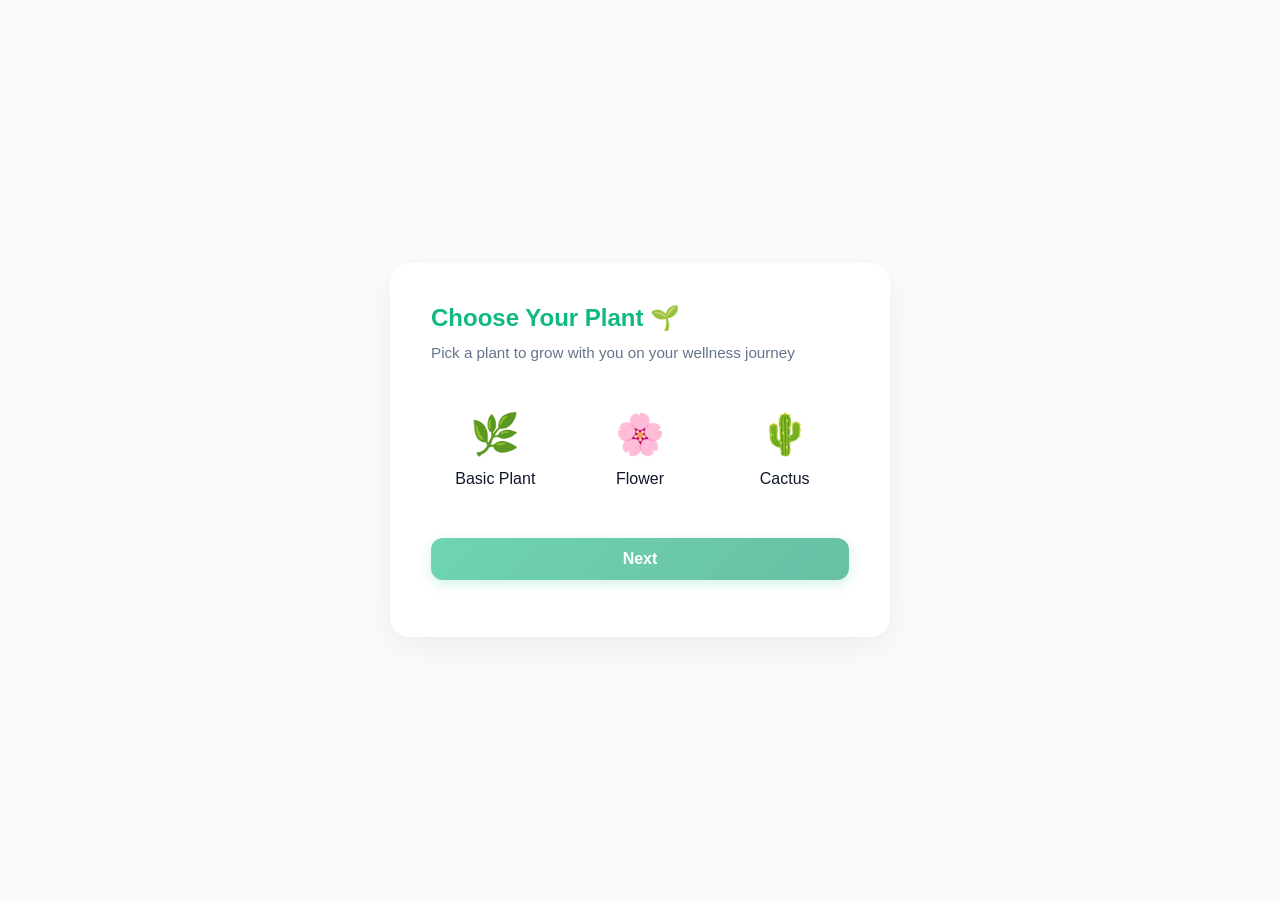
<file: plant-setup.html>
<!doctype html>
<html lang="en">
  <head>
    <meta charset="UTF-8" />
    <meta name="viewport" content="width=device-width, initial-scale=1.0" />
    <meta
      name="description"
      content="Set up your BloomBuddy plant and initial goals."
    />
    <script>
      (function () {
        try {
          const savedUser = localStorage.getItem("bloomBuddy_user");
          const parsedUser = savedUser ? JSON.parse(savedUser) : null;
          const theme = parsedUser?.preferences?.theme || "day";
          const normalizedTheme = ["day", "night", "rain", "sunset"].includes(
            theme,
          )
            ? theme
            : "day";
          document.documentElement.setAttribute("data-theme", normalizedTheme);
          if (document.body) {
            document.body.setAttribute("data-theme", normalizedTheme);
          }
          const background =
            normalizedTheme === "night"
              ? "#0f172a"
              : normalizedTheme === "rain"
                ? "#e6f2ff"
                : normalizedTheme === "sunset"
                  ? "#fff3e0"
                  : "#f8fafc";
          document.documentElement.style.backgroundColor = background;
          if (document.body) {
            document.body.style.backgroundColor = background;
          }
        } catch (e) {}
      })();
    </script>
    <link rel="stylesheet" href="style.css" />
    <title>🌿 BloomBuddy - Plant Setup</title>
  </head>
  <body>
    <div class="setup-container">
      <div class="setup-card">
        <!-- Step 1: Choose Plant -->
        <div class="setup-screen active" id="step1">
          <h2>Choose Your Plant 🌱</h2>
          <p class="subtitle">
            Pick a plant to grow with you on your wellness journey
          </p>

          <div class="plant-grid">
            <div
              class="plant-option"
              onclick="selectPlant(event, 'basic', '🌿')"
            >
              <div class="plant-emoji">🌿</div>
              <p>Basic Plant</p>
            </div>
            <div
              class="plant-option"
              onclick="selectPlant(event, 'flower', '🌸')"
            >
              <div class="plant-emoji">🌸</div>
              <p>Flower</p>
            </div>
            <div
              class="plant-option"
              onclick="selectPlant(event, 'cactus', '🌵')"
            >
              <div class="plant-emoji">🌵</div>
              <p>Cactus</p>
            </div>
          </div>

          <button
            class="btn-primary"
            onclick="nextStep()"
            disabled
            id="nextBtn1"
          >
            Next
          </button>
        </div>

        <!-- Step 2: Name Plant -->
        <div class="setup-screen" id="step2">
          <h2>Name Your Plant 💚</h2>
          <p class="subtitle">Give it a name to make it feel special</p>

          <div class="plant-preview">
            <div class="plant-display" id="plantPreview" aria-hidden="true">
              🌿
            </div>
          </div>

          <div class="form-group">
            <input
              type="text"
              id="plantName"
              placeholder="e.g., Luna, Hope, Bloom..."
              maxlength="20"
              oninput="updatePlantPreview()"
            />
            <p class="char-count"><span id="charCount">0</span>/20</p>
          </div>

          <p class="example">Examples: Luna 🌙, Hope 🌿, Joy 💛, Peace 🕊️</p>

          <button
            class="btn-primary"
            onclick="nextStep()"
            disabled
            id="nextBtn2"
          >
            Continue
          </button>
        </div>

        <!-- Step 3: First Goals -->
        <div class="setup-screen" id="step3">
          <h2>First Goals 🎯</h2>
          <p class="subtitle">
            Start with 2–3 simple goals. You can add more later.
          </p>

          <div class="goals-suggestions">
            <div class="goal-suggestion" onclick="toggleGoalSuggestion(this)">
              <input type="checkbox" class="goal-checkbox" />
              <span class="goal-text">💧 Drink water</span>
            </div>
            <div class="goal-suggestion" onclick="toggleGoalSuggestion(this)">
              <input type="checkbox" class="goal-checkbox" />
              <span class="goal-text">🌤️ Go outside</span>
            </div>
            <div class="goal-suggestion" onclick="toggleGoalSuggestion(this)">
              <input type="checkbox" class="goal-checkbox" />
              <span class="goal-text">📝 Journal</span>
            </div>
            <div class="goal-suggestion" onclick="toggleGoalSuggestion(this)">
              <input type="checkbox" class="goal-checkbox" />
              <span class="goal-text">🧘 Meditation</span>
            </div>
            <div class="goal-suggestion" onclick="toggleGoalSuggestion(this)">
              <input type="checkbox" class="goal-checkbox" />
              <span class="goal-text">📖 Read</span>
            </div>
            <div class="goal-suggestion" onclick="toggleGoalSuggestion(this)">
              <input type="checkbox" class="goal-checkbox" />
              <span class="goal-text">💪 Exercise</span>
            </div>
          </div>

          <div class="add-custom-goal">
            <input
              type="text"
              id="customGoal"
              placeholder="Add your own goal..."
            />
            <button type="button" onclick="addCustomGoal()">+</button>
          </div>

          <div id="customGoalsList"></div>

          <button class="btn-primary" onclick="completeSetup()">
            Start Your Journey 🌱
          </button>
        </div>
      </div>
    </div>

    <script src="data.js"></script>
    <script>
      let selectedPlant = null;
      let selectedPlantEmoji = null;
      let selectedGoals = [];
      let currentStep = 1;

      function selectPlant(e, type, emoji) {
        selectedPlant = type;
        selectedPlantEmoji = emoji;

        document.querySelectorAll(".plant-option").forEach((opt) => {
          opt.classList.remove("selected");
        });
        e.target.closest(".plant-option").classList.add("selected");
        document.getElementById("nextBtn1").disabled = false;
      }

      function updatePlantPreview() {
        const name = document.getElementById("plantName").value;
        const charCount = name.length;
        document.getElementById("charCount").textContent = charCount;
        document.getElementById("nextBtn2").disabled = name.length === 0;
      }

      function toggleGoalSuggestion(element) {
        const checkbox = element.querySelector(".goal-checkbox");
        const text = element.querySelector(".goal-text").textContent;

        checkbox.checked = !checkbox.checked;
        element.classList.toggle("selected");

        if (checkbox.checked) {
          selectedGoals.push(text);
        } else {
          selectedGoals = selectedGoals.filter((g) => g !== text);
        }
      }

      function addCustomGoal() {
        const input = document.getElementById("customGoal");
        const goal = input.value.trim();

        if (goal) {
          // Create goal element
          const goalsList = document.getElementById("customGoalsList");
          const goalEl = document.createElement("div");
          goalEl.className = "custom-goal-item";
          goalEl.innerHTML = `
          <span class="custom-goal-text"></span>
          <button onclick="removeCustomGoal(this)">✕</button>
        `;
          goalEl.querySelector(".custom-goal-text").textContent = goal;
          goalsList.appendChild(goalEl);

          selectedGoals.push(goal);
          input.value = "";
        }
      }

      function removeCustomGoal(btn) {
        const goalText =
          btn.parentElement.querySelector(".custom-goal-text").textContent;
        const idx = selectedGoals.indexOf(goalText);
        if (idx > -1) {
          selectedGoals.splice(idx, 1);
        }
        btn.parentElement.remove();
      }

      function nextStep() {
        const screens = document.querySelectorAll(".setup-screen");
        screens[currentStep - 1].classList.remove("active");
        currentStep++;
        screens[currentStep - 1].classList.add("active");
      }

      window.addEventListener("load", () => {
        document
          .querySelectorAll(".plant-option, .goal-suggestion")
          .forEach((el) => {
            el.setAttribute("tabindex", "0");
            el.setAttribute("role", "button");
            el.addEventListener("keydown", (e) => {
              if (e.key === "Enter") el.click();
            });
          });
        DataManager.applyTheme();
      });

      function completeSetup() {
        let user = DataManager.getUser();
        if (!user) {
          window.location.href = "login.html";
          return;
        }

        // Save plant
        DataManager.setPlant(
          selectedPlant,
          document.getElementById("plantName").value,
          selectedPlantEmoji,
        );

        // Add goals
        selectedGoals.forEach((goalText) => {
          DataManager.addGoal({
            title: goalText,
            daily: true,
            completed: false,
          });
        });

        // Initialize streak
        DataManager.updateStreak();

        // Redirect to dashboard
        window.location.href = "dashboard.html";
      }
    </script>
  </body>
</html>
</file>
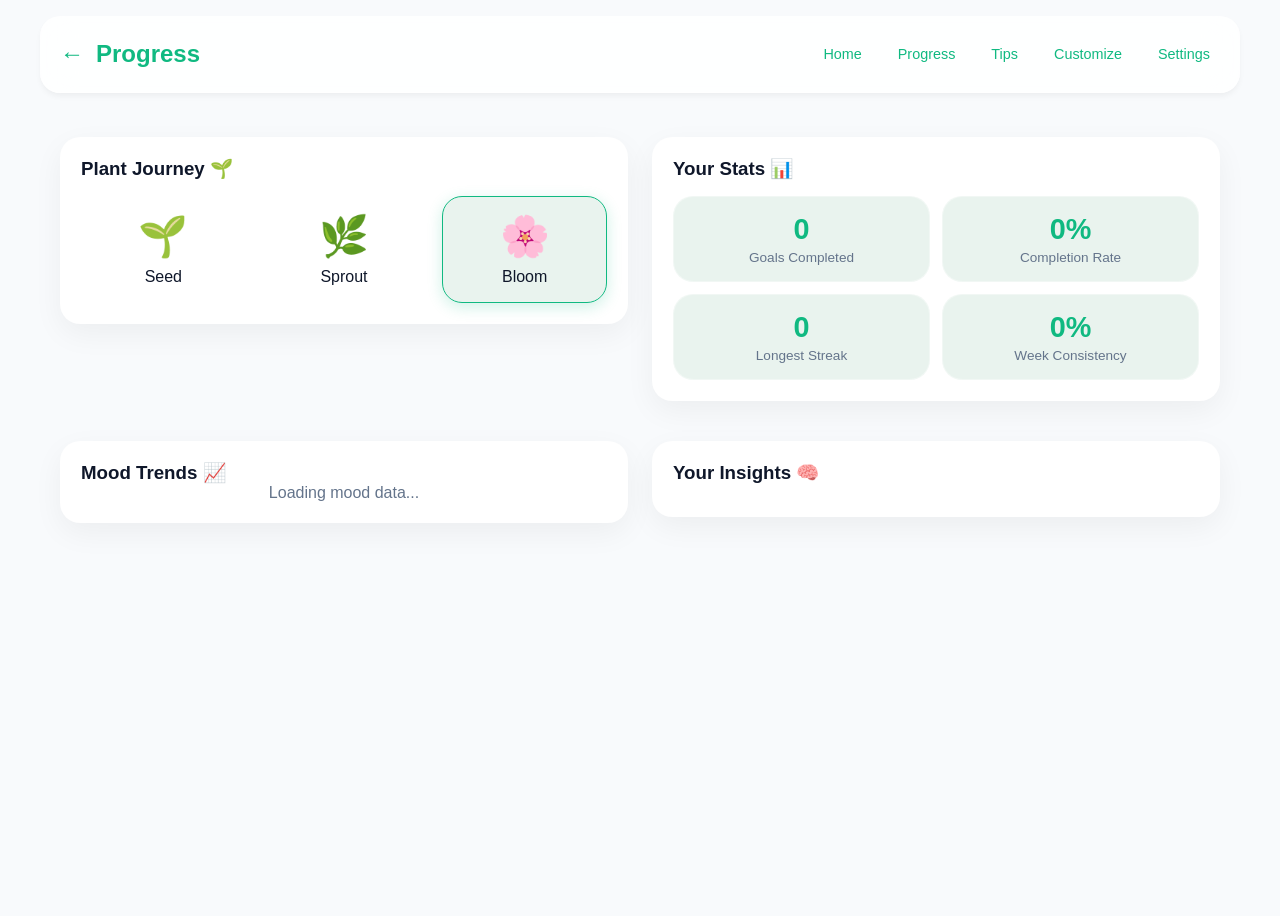
<file: progress.html>
<!doctype html>
<html lang="en">
  <head>
    <meta charset="UTF-8" />
    <meta name="viewport" content="width=device-width, initial-scale=1.0" />
    <meta
      name="description"
      content="Track your BloomBuddy progress, completion rates, and mood trends over time."
    />
    <script>
      (function () {
        try {
          const savedUser = localStorage.getItem("bloomBuddy_user");
          const parsedUser = savedUser ? JSON.parse(savedUser) : null;
          const theme = parsedUser?.preferences?.theme || "day";
          const normalizedTheme = ["day", "night", "rain", "sunset"].includes(
            theme,
          )
            ? theme
            : "day";
          document.documentElement.setAttribute("data-theme", normalizedTheme);
          if (document.body) {
            document.body.setAttribute("data-theme", normalizedTheme);
          }
          const background =
            normalizedTheme === "night"
              ? "#0f172a"
              : normalizedTheme === "rain"
                ? "#e6f2ff"
                : normalizedTheme === "sunset"
                  ? "#fff3e0"
                  : "#f8fafc";
          document.documentElement.style.backgroundColor = background;
          if (document.body) {
            document.body.style.backgroundColor = background;
          }
        } catch (e) {}
      })();
    </script>
    <link rel="stylesheet" href="style.css" />
    <title>🌿 BloomBuddy - Progress</title>
  </head>
  <body class="dashboard-body">
    <div class="dashboard-container">
      <header class="dashboard-header">
        <div class="header-top">
          <a
            href="dashboard.html"
            aria-label="Back to dashboard"
            style="
              color: var(--primary-color);
              font-size: 1.5rem;
              text-decoration: none;
              margin-right: 12px;
            "
            >←</a
          >
          <h1 style="flex-grow: 1; text-align: left">Progress</h1>
          <button class="menu-btn" aria-label="Menu" onclick="toggleMenu()">
            ☰
          </button>
        </div>
        <nav class="header-nav" id="headerMenu">
          <a href="dashboard.html">Home</a>
          <a href="progress.html" class="active">Progress</a>
          <a href="health-tips.html">Tips</a>
          <a href="customize.html">Customize</a>
          <a href="settings.html">Settings</a>
        </nav>
      </header>

      <main class="dashboard-main">
        <!-- Plant Journey -->
        <section>
          <h3>Plant Journey 🌱</h3>
          <div class="growth-stage">
            <div class="stage-item">
              <div class="stage-emoji">🌱</div>
              <p>Seed</p>
            </div>
            <div class="stage-item">
              <div class="stage-emoji">🌿</div>
              <p>Sprout</p>
            </div>
            <div class="stage-item active" id="currentStage">
              <div class="stage-emoji">🌸</div>
              <p>Bloom</p>
            </div>
          </div>
        </section>

        <!-- Stats -->
        <section>
          <h3>Your Stats 📊</h3>
          <div class="stat-grid">
            <div class="stat-card">
              <div class="stat-number" id="totalCompleted">0</div>
              <div class="stat-label">Goals Completed</div>
            </div>
            <div class="stat-card">
              <div class="stat-number" id="completionRate">0%</div>
              <div class="stat-label">Completion Rate</div>
            </div>
            <div class="stat-card">
              <div class="stat-number" id="longestStreak">0</div>
              <div class="stat-label">Longest Streak</div>
            </div>
            <div class="stat-card">
              <div class="stat-number" id="weekConsistency">0%</div>
              <div class="stat-label">Week Consistency</div>
            </div>
          </div>
        </section>

        <!-- Mood Trends -->
        <section>
          <h3>Mood Trends 📈</h3>
          <div id="moodTrends">
            <p style="color: var(--text-secondary); text-align: center">
              Loading mood data...
            </p>
          </div>
        </section>

        <!-- Insights -->
        <section>
          <h3>Your Insights 🧠</h3>
          <div id="insights">
            <p
              id="insight1"
              style="color: var(--text-secondary); margin-bottom: 12px"
            ></p>
            <p
              id="insight2"
              style="color: var(--text-secondary); margin-bottom: 12px"
            ></p>
            <p id="insight3" style="color: var(--text-secondary)"></p>
          </div>
        </section>
      </main>
    </div>

    <script src="data.js"></script>
    <script>
      function toggleMenu() {
        document.getElementById("headerMenu").classList.toggle("active");
      }

      function initProgress() {
        let user = DataManager.getUser();
        if (!user) return;

        // Update plant stage indicator
        const stageIndex = { seed: 0, sprout: 1, bloom: 2 };
        const current = user.plant ? stageIndex[user.plant.stage] || 0 : 0;
        const stages = document.querySelectorAll(".stage-item");
        stages.forEach((stage, i) => {
          stage.classList.remove("active");
          if (i === current) stage.classList.add("active");
        });

        // Calculate stats
        const totalCompleted = user.goals.filter((g) => g.completed).length;
        const totalGoals = user.goals.length;
        const completionRate =
          totalGoals > 0 ? Math.round((totalCompleted / totalGoals) * 100) : 0;

        document.getElementById("totalCompleted").textContent = totalCompleted;
        document.getElementById("completionRate").textContent =
          completionRate + "%";
        document.getElementById("longestStreak").textContent =
          user.streak.longest;

        // Week consistency (rough calculation)
        const weekConsistency = Math.min(
          Math.round((user.streak.current / 7) * 100),
          100,
        );
        document.getElementById("weekConsistency").textContent =
          weekConsistency + "%";

        // Mood trends
        const moodCounts = {};
        user.moods.forEach((mood) => {
          moodCounts[mood.mood] = (moodCounts[mood.mood] || 0) + 1;
        });

        const moodTrendsDiv = document.getElementById("moodTrends");
        moodTrendsDiv.innerHTML = "";
        if (Object.keys(moodCounts).length === 0) {
          moodTrendsDiv.innerHTML =
            '<p style="color: var(--text-secondary); text-align: center;">No mood data yet. Log your mood daily!</p>';
        } else {
          Object.entries(moodCounts).forEach(([mood, count]) => {
            const p = document.createElement("p");
            p.style.marginBottom = "8px";
            const strong = document.createElement("strong");
            strong.textContent = mood;
            p.appendChild(strong);
            p.appendChild(
              document.createTextNode(
                ` — logged ${count} time${count > 1 ? "s" : ""}`,
              ),
            );
            moodTrendsDiv.appendChild(p);
          });
        }

        // Generate insights
        const insights = generateInsights(user, moodCounts, completionRate);
        document.getElementById("insight1").textContent = insights[0];
        document.getElementById("insight2").textContent = insights[1];
        document.getElementById("insight3").textContent = insights[2];
      }

      function generateInsights(user, moodCounts, completionRate) {
        const insights = [];

        if (completionRate > 80) {
          insights.push("✨ You're crushing it! Your consistency is amazing.");
        } else if (completionRate > 50) {
          insights.push("📈 You're making great progress! Keep it up.");
        } else {
          insights.push(
            "🌱 Every small step counts. Be patient with yourself.",
          );
        }

        // Mood insight
        if (Object.keys(moodCounts).length > 0) {
          const mostFrequentMood = Object.entries(moodCounts).sort(
            (a, b) => b[1] - a[1],
          )[0];
          insights.push(
            `💬 You felt ${mostFrequentMood[0]} most frequently this week.`,
          );
        } else {
          insights.push("💬 Log your mood daily to see trends and insights.");
        }

        // Streak insight
        if (user.streak.current >= 7) {
          insights.push(
            `🔥 You have a ${user.streak.current}-day streak! You\'re on fire!`,
          );
        } else if (user.streak.current >= 3) {
          insights.push(
            `🔥 Keep your ${user.streak.current}-day streak alive!`,
          );
        } else {
          insights.push("💪 Start a streak today! Even 1 day is a win.");
        }

        return insights;
      }

      window.addEventListener("load", () => {
        initProgress();
        DataManager.applyTheme();
      });
    </script>
  </body>
</html>
</file>
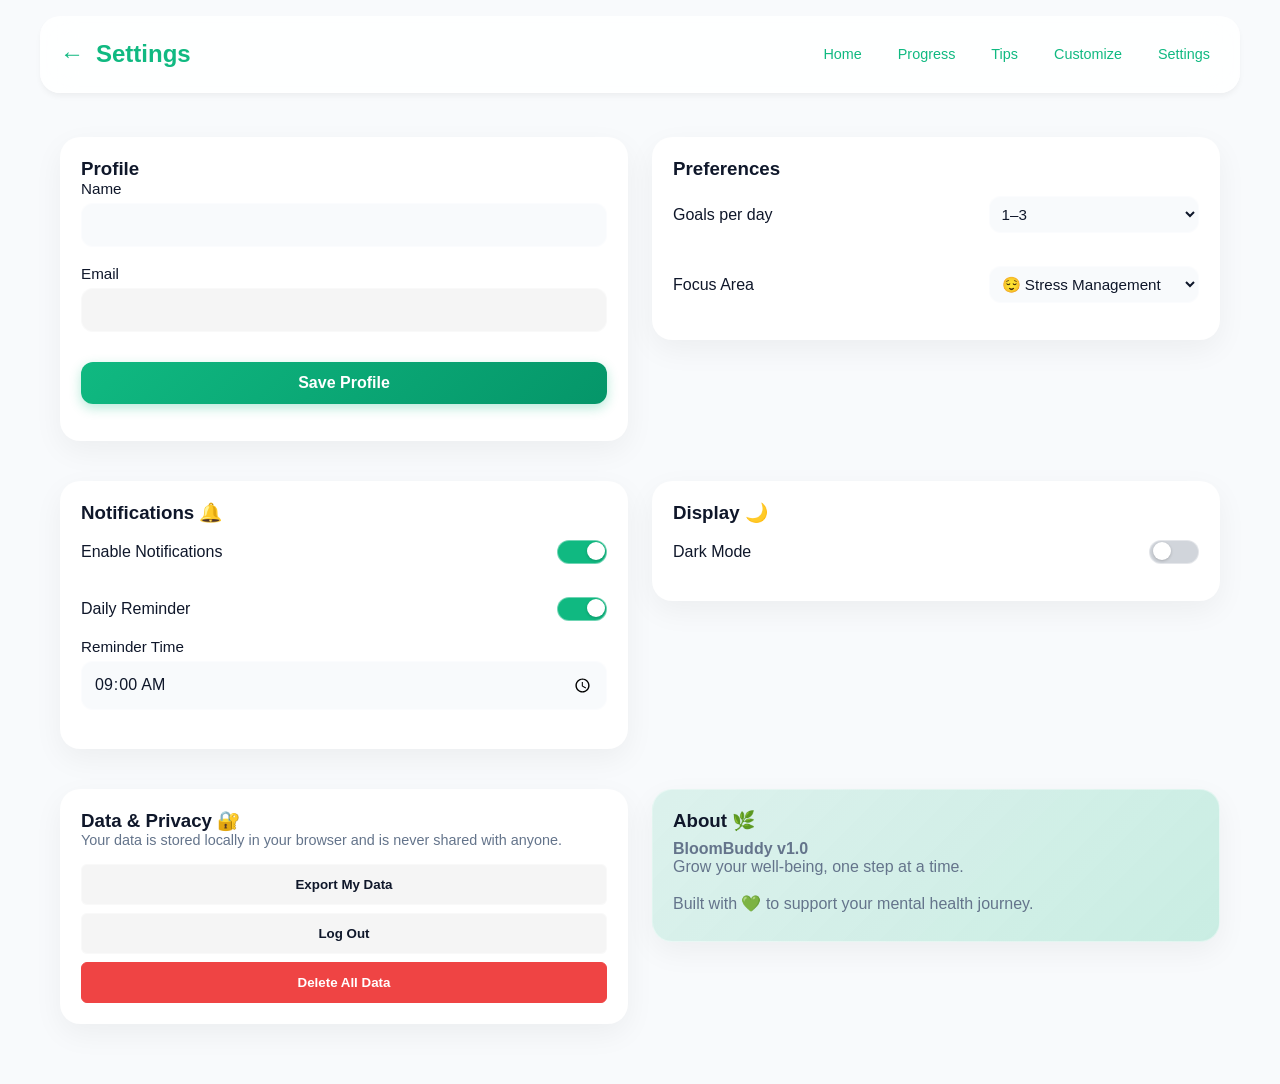
<file: settings.html>
<!doctype html>
<html lang="en">
  <head>
    <meta charset="UTF-8" />
    <meta name="viewport" content="width=device-width, initial-scale=1.0" />
    <meta
      name="description"
      content="Manage your BloomBuddy settings, profile, and data."
    />
    <script>
      (function () {
        try {
          const savedUser = localStorage.getItem("bloomBuddy_user");
          const parsedUser = savedUser ? JSON.parse(savedUser) : null;
          const theme = parsedUser?.preferences?.theme || "day";
          const normalizedTheme = ["day", "night", "rain", "sunset"].includes(
            theme,
          )
            ? theme
            : "day";
          document.documentElement.setAttribute("data-theme", normalizedTheme);
          if (document.body) {
            document.body.setAttribute("data-theme", normalizedTheme);
          }
          const background =
            normalizedTheme === "night"
              ? "#0f172a"
              : normalizedTheme === "rain"
                ? "#e6f2ff"
                : normalizedTheme === "sunset"
                  ? "#fff3e0"
                  : "#f8fafc";
          document.documentElement.style.backgroundColor = background;
          document.documentElement.style.minHeight = "100%";
          if (document.body) {
            document.body.style.backgroundColor = background;
            document.body.style.minHeight = "100vh";
          }
          const container = document.querySelector(".dashboard-container");
          if (container) {
            container.style.backgroundColor = background;
          }
        } catch (e) {}
      })();
    </script>
    <link rel="stylesheet" href="style.css" />
    <title>🌿 BloomBuddy - Settings</title>
  </head>
  <body class="dashboard-body">
    <div class="dashboard-container">
      <header class="dashboard-header">
        <div class="header-top">
          <a
            href="dashboard.html"
            aria-label="Back to dashboard"
            style="
              color: var(--primary-color);
              font-size: 1.5rem;
              text-decoration: none;
              margin-right: 12px;
            "
            >←</a
          >
          <h1 style="flex-grow: 1; text-align: left">Settings</h1>
          <button class="menu-btn" aria-label="Menu" onclick="toggleMenu()">
            ☰
          </button>
        </div>
        <nav class="header-nav" id="headerMenu">
          <a href="dashboard.html">Home</a>
          <a href="progress.html">Progress</a>
          <a href="health-tips.html">Tips</a>
          <a href="customize.html">Customize</a>
          <a href="settings.html" class="active">Settings</a>
        </nav>
      </header>

      <main class="dashboard-main">
        <!-- Profile Section -->
        <section>
          <h3>Profile</h3>
          <div class="form-group">
            <label>Name</label>
            <input type="text" id="userName" class="setting-input" />
          </div>
          <div class="form-group">
            <label>Email</label>
            <input type="email" id="userEmail" class="setting-input" disabled />
          </div>
          <button
            class="btn-primary"
            onclick="saveProfile()"
            style="margin-top: 12px"
          >
            Save Profile
          </button>
        </section>

        <!-- Preferences -->
        <section>
          <h3>Preferences</h3>
          <div class="setting-item">
            <span>Goals per day</span>
            <select id="goalsPerDay" class="setting-input">
              <option value="3">1–3</option>
              <option value="5">3–5</option>
              <option value="7">5+</option>
            </select>
          </div>
          <div class="setting-item">
            <span>Focus Area</span>
            <select id="focusArea" class="setting-input">
              <option value="stress">😌 Stress Management</option>
              <option value="routine">📅 Daily Routine</option>
              <option value="mindfulness">🧘 Mindfulness</option>
            </select>
          </div>
        </section>

        <!-- Notifications -->
        <section>
          <h3>Notifications 🔔</h3>
          <div class="toggle-item">
            <span>Enable Notifications</span>
            <label class="toggle-switch">
              <input type="checkbox" id="notificationsToggle" checked />
              <span class="toggle-slider"></span>
            </label>
          </div>
          <div class="toggle-item">
            <span>Daily Reminder</span>
            <label class="toggle-switch">
              <input type="checkbox" id="reminderToggle" checked />
              <span class="toggle-slider"></span>
            </label>
          </div>
          <div class="form-group">
            <label>Reminder Time</label>
            <input
              type="time"
              id="reminderTime"
              class="setting-input"
              value="09:00"
            />
          </div>
        </section>

        <!-- Display -->
        <section>
          <h3>Display 🌙</h3>
          <div class="toggle-item">
            <span>Dark Mode</span>
            <label class="toggle-switch">
              <input type="checkbox" id="darkModeToggle" />
              <span class="toggle-slider"></span>
            </label>
          </div>
        </section>

        <!-- Data & Privacy -->
        <section>
          <h3>Data & Privacy 🔐</h3>
          <p
            style="
              color: var(--text-secondary);
              font-size: 0.9rem;
              margin-bottom: 16px;
            "
          >
            Your data is stored locally in your browser and is never shared with
            anyone.
          </p>
          <button class="btn-secondary" onclick="exportData()">
            Export My Data
          </button>
          <button class="btn-secondary" onclick="logout()" style="margin-top: 8px">
            Log Out
          </button>
          <button
            class="btn-secondary"
            onclick="clearData()"
            style="
              background-color: var(--danger);
              border-color: var(--danger);
              color: white;
              margin-top: 8px;
            "
          >
            Delete All Data
          </button>
        </section>

        <!-- About -->
        <section
          style="
            background: linear-gradient(
              135deg,
              rgba(16, 185, 129, 0.12) 0%,
              rgba(16, 185, 129, 0.2) 100%
            );
            border: 1px solid var(--border-color);
          "
        >
          <h3>About 🌿</h3>
          <p style="color: var(--text-secondary); margin: 8px 0">
            <strong>BloomBuddy v1.0</strong><br />
            Grow your well-being, one step at a time.<br /><br />
            Built with 💚 to support your mental health journey.
          </p>
        </section>
      </main>
    </div>

    <script src="data.js"></script>
    <script>
      function toggleMenu() {
        document.getElementById("headerMenu").classList.toggle("active");
      }

      function initSettings() {
        let user = DataManager.getUser();
        if (!user) return;

        document.getElementById("userName").value = user.name || "";
        document.getElementById("userEmail").value = user.email || "";
        document.getElementById("goalsPerDay").value =
          user.preferences.goalsPerDay || 3;
        document.getElementById("focusArea").value =
          user.preferences.focus || "stress";
        document.getElementById("notificationsToggle").checked =
          user.preferences.notifications !== false;
        document.getElementById("reminderToggle").checked =
          user.preferences.reminder !== false;
        document.getElementById("reminderTime").value =
          user.preferences.reminderTime || "09:00";
        document.getElementById("darkModeToggle").checked =
          user.preferences.theme === "night";

        DataManager.applyTheme();
      }

      function applyThemeFromToggle() {
        const darkMode = document.getElementById("darkModeToggle").checked;
        const nextTheme = darkMode ? "night" : "day";
        document.documentElement.setAttribute("data-theme", nextTheme);
        document.body.setAttribute("data-theme", nextTheme);
        const background = nextTheme === "night" ? "#0f172a" : "#f8fafc";
        document.documentElement.style.backgroundColor = background;
        document.body.style.backgroundColor = background;
        const container = document.querySelector(".dashboard-container");
        if (container) {
          container.style.backgroundColor = background;
        }

        if (
          DataManager &&
          typeof DataManager.updatePreferences === "function"
        ) {
          DataManager.updatePreferences({ theme: nextTheme });
        }
      }

      function saveProfile() {
        const name = document.getElementById("userName").value;
        const goalsPerDay = document.getElementById("goalsPerDay").value;
        const focusArea = document.getElementById("focusArea").value;
        const notifications = document.getElementById(
          "notificationsToggle",
        ).checked;
        const reminder = document.getElementById("reminderToggle").checked;
        const reminderTime = document.getElementById("reminderTime").value;
        const darkMode = document.getElementById("darkModeToggle").checked;

        if (name.trim()) {
          DataManager.updateProfile(name);
        }

        DataManager.updatePreferences({
          goalsPerDay,
          focus: focusArea,
          notifications,
          reminder,
          reminderTime,
          theme: darkMode ? "night" : "day",
        });

        applyThemeFromToggle();
        showToast("Settings saved! ✅");
      }

      function exportData() {
        let user = DataManager.getUser();
        if (!user) return;

        const dataStr = JSON.stringify(user, null, 2);
        const blob = new Blob([dataStr], { type: "application/json" });
        const url = URL.createObjectURL(blob);
        const a = document.createElement("a");
        a.href = url;
        a.download = "bloombuddy-data.json";
        a.click();
      }

      function clearData() {
        showConfirm(
          "This will delete all your data. This cannot be undone.",
          () => {
            localStorage.clear();
            showToast("Data cleared. Redirecting...");
            setTimeout(() => (window.location.href = "index.html"), 1000);
          },
          "Clear All Data",
        );
      }

      function logout() {
        showConfirm(
          "Are you sure you want to log out?",
          () => {
            DataManager.clearSession();
            window.location.href = "login.html";
          },
          "Log Out",
        );
      }

      document
        .getElementById("darkModeToggle")
        .addEventListener("change", applyThemeFromToggle);

      window.addEventListener("load", initSettings);
    </script>
    <style>
      .setting-input {
        padding: 10px;
        border: 1px solid var(--border-color);
        border-radius: 6px;
        font-size: 0.95rem;
        width: 100%;
        background-color: var(--light-bg);
        color: var(--text-primary);
      }

      .setting-input:focus {
        outline: none;
        border-color: var(--primary-color);
      }

      .setting-item {
        padding: 16px 0;
        border-bottom: 1px solid var(--border-color);
        display: flex;
        justify-content: space-between;
        align-items: center;
      }

      .setting-item:last-child {
        border-bottom: none;
      }

      .setting-item select {
        width: 40%;
        padding: 8px;
        border: 1px solid var(--border-color);
        border-radius: 6px;
        background-color: var(--light-bg);
        color: var(--text-primary);
      }

      .toggle-item {
        display: flex;
        justify-content: space-between;
        align-items: center;
        padding: 16px 0;
        border-bottom: 1px solid var(--border-color);
      }

      .toggle-item:last-child {
        border-bottom: none;
      }

      .toggle-item span,
      .setting-item span,
      .form-group label {
        color: var(--text-primary);
      }

      .toggle-switch {
        position: relative;
        display: inline-block;
        width: 50px;
        height: 24px;
      }

      .toggle-switch input {
        opacity: 0;
        width: 0;
        height: 0;
      }

      .toggle-slider {
        position: absolute;
        cursor: pointer;
        top: 0;
        left: 0;
        right: 0;
        bottom: 0;
        background-color: var(--toggle-track);
        transition: 0.3s;
        border-radius: 24px;
        border: 1px solid var(--border-color);
      }

      .toggle-slider:before {
        position: absolute;
        content: "";
        height: 18px;
        width: 18px;
        left: 3px;
        bottom: 3px;
        background-color: var(--toggle-knob);
        transition: 0.3s;
        border-radius: 50%;
        box-shadow: 0 1px 3px rgba(0, 0, 0, 0.2);
      }

      input:checked + .toggle-slider {
        background-color: var(--toggle-track-active);
      }

      input:checked + .toggle-slider:before {
        transform: translateX(26px);
      }

      .btn-secondary {
        padding: 12px;
        background-color: var(--surface-muted);
        color: var(--text-primary);
        border: 1px solid var(--border-color);
        border-radius: 6px;
        cursor: pointer;
        font-weight: 600;
        transition: all 0.3s;
        width: 100%;
      }

      .btn-secondary:hover {
        background-color: var(--surface-muted-hover);
      }
    </style>
  </body>
</html>
</file>
<file: style.css>
* {
  margin: 0;
  padding: 0;
  box-sizing: border-box;
}

@import url("https://fonts.googleapis.com/css2?family=Outfit:wght@300;400;500;600;700&display=swap");

:root {
  --primary-color: #10b981;
  --primary-dark: #059669;
  --light-bg: #f8fafc;
  --text-primary: #0f172a;
  --text-secondary: #64748b;
  --muted-text: #64748b;
  --surface-muted: #f5f5f5;
  --surface-muted-hover: #eeeeee;
  --disabled-text: #94a3b8;
  --border-color: rgba(255, 255, 255, 0.4);
  --toggle-track: #d1d5db;
  --toggle-track-active: var(--primary-color);
  --toggle-knob: #ffffff;
  --success: #10b981;
  --warning: #f59e0b;
  --danger: #ef4444;
  --danger-hover: #c41c00;
  --card-shadow: 0 10px 30px rgba(0, 0, 0, 0.05);
  --glass-bg: rgba(255, 255, 255, 0.85);
  --white: #ffffff;
}

/* ===== GLOBAL ===== */
body {
  min-height: 100vh;
  font-family: "Outfit", sans-serif;
  background-color: var(--light-bg);
  margin: 0;
  color: var(--text-primary);
  transition:
    background-color 0.4s ease,
    color 0.4s ease;
}

*:focus-visible {
  outline: 3px solid var(--primary-color);
  outline-offset: 2px;
}

/* ===== WELCOME SECTION (index.html) ===== */
.welcome-msg {
  min-height: 100vh;
  display: flex;
  flex-direction: column;
  justify-content: center;
  align-items: center;
  gap: 0.5rem;
  opacity: 0;
  transform: scale(0.8) translateY(20px);
  transition: all 0.6s ease-out;
}

.welcome-msg.show {
  opacity: 1;
  transform: scale(1) translateY(0);
}

.welcome-msg.fade-out {
  opacity: 0;
  transform: scale(0.9);
  transition: all 0.5s ease;
}

.welcome-msg h1 {
  font-size: 3rem;
  color: var(--primary-color);
}

.welcome-msg p {
  font-size: 1.5rem;
  color: var(--text-secondary);
  font-style: italic;
}

/* ===== LOGIN/SIGNUP (login.html) ===== */
.auth-container {
  width: 100%;
  padding: 40px 20px;
  display: flex;
  align-items: flex-start;
  min-height: 100vh;
  box-sizing: border-box;
}

.auth-card {
  background: var(--white);
  border-radius: 12px;
  box-shadow: 0 4px 20px rgba(46, 139, 87, 0.15);
  padding: 40px;
  max-width: 420px;
  margin: auto;
  width: 100%;
}

.auth-header {
  text-align: center;
  margin-bottom: 30px;
}

.auth-header h1 {
  font-size: 2rem;
  color: var(--primary-color);
  margin-bottom: 8px;
}

.auth-header p {
  color: var(--text-secondary);
  font-size: 0.95rem;
  font-style: italic;
}

.auth-form {
  display: none;
}

.auth-form.active {
  display: block;
  animation: fadeIn 0.3s ease;
}

@keyframes fadeIn {
  from {
    opacity: 0;
    transform: translateY(10px);
  }
  to {
    opacity: 1;
    transform: translateY(0);
  }
}

.auth-form h2 {
  color: var(--primary-color);
  margin-bottom: 24px;
  font-size: 1.5rem;
}

.form-group {
  margin-bottom: 18px;
}

.form-group label {
  display: block;
  margin-bottom: 6px;
  color: var(--text-primary);
  font-weight: 500;
  font-size: 0.95rem;
}

.form-group input {
  width: 100%;
  padding: 12px;
  border: 1px solid var(--border-color);
  border-radius: 6px;
  font-size: 1rem;
  transition: border-color 0.3s;
}

.form-group input:focus {
  outline: none;
  border-color: var(--primary-color);
  box-shadow: 0 0 0 3px rgba(46, 139, 87, 0.1);
}

.form-group.checkbox {
  display: flex;
  align-items: center;
  margin-bottom: 20px;
}

.form-group.checkbox input {
  width: 24px;
  height: 24px;
  margin-right: 8px;
  cursor: pointer;
}

.form-group.checkbox label {
  margin: 0;
  cursor: pointer;
  font-weight: normal;
}

.error-msg {
  display: block;
  color: var(--danger);
  font-size: 0.85rem;
  margin-top: 4px;
  min-height: 20px;
}

.password-strength {
  font-size: 0.85rem;
  font-weight: 600;
  margin-top: 4px;
  min-height: 20px;
}

.btn-primary {
  width: 100%;
  padding: 12px;
  background-color: var(--primary-color);
  color: white;
  border: none;
  border-radius: 6px;
  font-size: 1rem;
  font-weight: 600;
  cursor: pointer;
  transition: background-color 0.3s;
  margin-bottom: 16px;
}

.btn-primary:hover {
  background-color: var(--primary-dark);
}

.btn-primary:active {
  transform: scale(0.98);
}

.btn-primary:disabled {
  background-color: #ccc;
  cursor: not-allowed;
  opacity: 0.6;
}

.forgot-password {
  display: block;
  text-align: center;
  color: var(--primary-color);
  text-decoration: none;
  font-size: 0.9rem;
  margin-bottom: 20px;
  transition: color 0.3s;
}

.forgot-password:hover {
  color: var(--primary-dark);
  text-decoration: underline;
}

.divider {
  text-align: center;
  margin: 20px 0;
  color: #999;
  font-size: 0.85rem;
  position: relative;
}

.divider::before {
  content: "";
  position: absolute;
  left: 0;
  top: 50%;
  width: 45%;
  height: 1px;
  background-color: var(--border-color);
}

.divider::after {
  content: "";
  position: absolute;
  right: 0;
  top: 50%;
  width: 45%;
  height: 1px;
  background-color: var(--border-color);
}

.social-login {
  display: grid;
  grid-template-columns: 1fr 1fr;
  gap: 12px;
  margin-bottom: 20px;
}

.btn-social {
  padding: 10px;
  border: 1px solid var(--border-color);
  background-color: var(--white);
  border-radius: 6px;
  font-size: 0.9rem;
  font-weight: 600;
  cursor: pointer;
  transition: all 0.3s;
  color: var(--text-primary);
}

.btn-social:hover {
  background-color: var(--surface-muted);
  border-color: var(--primary-color);
}

.auth-switch {
  text-align: center;
  color: var(--text-secondary);
  font-size: 0.9rem;
}

.auth-switch a {
  color: var(--primary-color);
  text-decoration: none;
  font-weight: 600;
  transition: color 0.3s;
  cursor: pointer;
}

.auth-switch a:hover {
  color: var(--primary-dark);
  text-decoration: underline;
}

/* ===== ONBOARDING (onboarding.html) ===== */
.onboarding-container {
  width: 100%;
  padding: 40px 20px;
  display: flex;
  justify-content: center;
  align-items: flex-start;
  min-height: 100vh;
  box-sizing: border-box;
}

.onboarding-card {
  background: var(--white);
  border-radius: 12px;
  box-shadow: 0 4px 20px rgba(46, 139, 87, 0.15);
  padding: 40px;
  max-width: 500px;
  width: 100%;
  margin: auto;
}

.progress-bar {
  width: 100%;
  height: 4px;
  background-color: #e0e0e0;
  border-radius: 2px;
  margin-bottom: 30px;
  overflow: hidden;
}

.progress {
  height: 100%;
  background-color: var(--primary-color);
  transition: width 0.3s ease;
}

.onboarding-screen {
  display: none;
}

.onboarding-screen.active {
  display: block;
  animation: fadeIn 0.3s ease;
}

.onboarding-screen h2 {
  color: var(--primary-color);
  margin-bottom: 12px;
  font-size: 1.5rem;
}

.subtitle {
  color: var(--text-secondary);
  margin-bottom: 24px;
  font-size: 0.95rem;
}

.option-group {
  display: grid;
  grid-template-columns: 1fr;
  gap: 12px;
  margin-bottom: 24px;
}

.option-btn {
  padding: 18px;
  border: 2px solid var(--border-color);
  background-color: var(--white);
  border-radius: 8px;
  cursor: pointer;
  transition: all 0.3s;
  text-align: left;
  display: flex;
  align-items: center;
  gap: 16px;
  font-size: 1rem;
  color: var(--text-primary);
}

.option-btn:hover {
  border-color: var(--primary-color);
  background-color: rgba(46, 139, 87, 0.05);
}

.option-btn.selected {
  border-color: var(--primary-color);
  background-color: rgba(46, 139, 87, 0.1);
  font-weight: 600;
}

.option-btn .emoji {
  font-size: 2rem;
  flex-shrink: 0;
}

.option-btn .text {
  flex: 1;
}

.small {
  font-size: 0.8rem;
  color: var(--text-secondary);
  display: block;
  font-weight: normal;
  margin-top: 4px;
}

.btn-next {
  width: 100%;
  padding: 12px;
  background-color: var(--primary-color);
  color: white;
  border: none;
  border-radius: 6px;
  font-size: 1rem;
  font-weight: 600;
  cursor: pointer;
  transition: background-color 0.3s;
  margin-top: 20px;
}

.btn-next:hover:not(:disabled) {
  background-color: var(--primary-dark);
}

.btn-next:disabled {
  background-color: #ccc;
  cursor: not-allowed;
  opacity: 0.6;
}

.skip-btn {
  float: right;
  background: none;
  border: none;
  color: var(--text-secondary);
  cursor: pointer;
  font-size: 0.9rem;
  transition: color 0.3s;
  margin-bottom: 20px;
}

.skip-btn:hover {
  color: var(--primary-color);
}

.welcome-animation {
  text-align: center;
  margin: 40px 0;
}

.emoji-large {
  font-size: 4rem;
  display: block;
  margin-bottom: 20px;
}

.welcome-animation h2 {
  color: var(--primary-color);
  margin-bottom: 12px;
}

.welcome-animation > p {
  color: var(--text-secondary);
  margin-bottom: 12px;
  font-size: 0.95rem;
}

.message {
  margin-top: 20px;
  font-weight: 500;
  color: var(--primary-color);
}

/* ===== PLANT SETUP (plant-setup.html) ===== */
.setup-container {
  width: 100%;
  padding: 40px 20px;
  display: flex;
  justify-content: center;
  align-items: flex-start;
  min-height: 100vh;
  box-sizing: border-box;
}

.setup-card {
  background: var(--white);
  border-radius: 12px;
  box-shadow: 0 4px 20px rgba(46, 139, 87, 0.15);
  padding: 40px;
  max-width: 500px;
  width: 100%;
  margin: auto;
}

.setup-screen {
  display: none;
}

.setup-screen.active {
  display: block;
  animation: fadeIn 0.3s ease;
}

.setup-screen h2 {
  color: var(--primary-color);
  margin-bottom: 12px;
}

.plant-grid {
  display: grid;
  grid-template-columns: repeat(3, 1fr);
  gap: 16px;
  margin-bottom: 24px;
}

.plant-option {
  padding: 24px 16px;
  border: 2px solid var(--border-color);
  background-color: var(--white);
  border-radius: 8px;
  cursor: pointer;
  transition: all 0.3s;
  text-align: center;
  display: flex;
  flex-direction: column;
  align-items: center;
  gap: 12px;
}

.plant-option:hover {
  border-color: var(--primary-color);
  background-color: rgba(46, 139, 87, 0.05);
}

.plant-option.selected {
  border-color: var(--primary-color);
  background-color: rgba(46, 139, 87, 0.1);
  font-weight: 600;
}

.plant-emoji {
  font-size: 2.5rem;
}

.plant-preview {
  text-align: center;
  margin-bottom: 24px;
}

.setup-screen .plant-display {
  font-size: 4rem;
  margin-bottom: 12px;
}

.char-count {
  font-size: 0.85rem;
  color: var(--text-secondary);
  text-align: right;
  margin-top: 4px;
}

.example {
  font-size: 0.85rem;
  color: var(--text-secondary);
  text-align: center;
  margin-bottom: 24px;
  font-style: italic;
}

.goals-suggestions {
  display: grid;
  grid-template-columns: 1fr;
  gap: 10px;
  margin-bottom: 20px;
}

.goal-suggestion {
  padding: 12px;
  border: 1px solid var(--border-color);
  border-radius: 6px;
  cursor: pointer;
  transition: all 0.3s;
  display: flex;
  align-items: center;
  gap: 12px;
  background-color: var(--white);
}

.goal-suggestion:hover {
  border-color: var(--primary-color);
  background-color: rgba(46, 139, 87, 0.05);
}

.goal-suggestion.selected {
  border-color: var(--primary-color);
  background-color: rgba(46, 139, 87, 0.1);
}

.goal-checkbox {
  cursor: pointer;
  width: 24px;
  height: 24px;
}

.goal-text {
  flex: 1;
  font-size: 0.95rem;
}

.add-custom-goal {
  display: grid;
  grid-template-columns: 1fr 50px;
  gap: 10px;
  margin-bottom: 16px;
}

.add-custom-goal input {
  padding: 10px;
  border: 1px solid var(--border-color);
  border-radius: 6px;
  font-size: 0.95rem;
}

.add-custom-goal button {
  background-color: var(--primary-color);
  color: white;
  border: none;
  border-radius: 6px;
  cursor: pointer;
  font-weight: 600;
  transition: background-color 0.3s;
}

.add-custom-goal button:hover {
  background-color: var(--primary-dark);
}

#customGoalsList {
  margin-bottom: 20px;
}

.custom-goal-item {
  display: flex;
  justify-content: space-between;
  align-items: center;
  padding: 10px 12px;
  background-color: rgba(46, 139, 87, 0.1);
  border-radius: 6px;
  margin-bottom: 8px;
  font-size: 0.95rem;
}

.custom-goal-item button {
  background: none;
  border: none;
  color: var(--danger);
  cursor: pointer;
  font-size: 1.2rem;
  transition: color 0.3s;
}

.custom-goal-item button:hover {
  color: #c41c00;
}

/* ===== DASHBOARD (dashboard.html) ===== */
.dashboard-body {
  display: block;
  min-height: 100vh;
  background-color: var(--light-bg);
}

.dashboard-container {
  max-width: 600px;
  margin: 0 auto;
  padding: 0;
  width: 100%;
  background-color: inherit;
}

.dashboard-main section,
.dashboard-main section p,
.dashboard-main section span,
.dashboard-main section label,
.dashboard-main section h1,
.dashboard-main section h2,
.dashboard-main section h3,
.dashboard-main section a {
  color: var(--text-primary);
}

.dashboard-main section a {
  color: var(--primary-color);
}

.dashboard-header {
  background: var(--white);
  padding: 20px;
  box-shadow: 0 2px 8px rgba(0, 0, 0, 0.1);
  position: sticky;
  top: 16px;
  z-index: 100;
  border-radius: 20px;
  margin-bottom: 24px;
  margin-top: 16px;
}

.header-top {
  display: flex;
  justify-content: space-between;
  align-items: center;
  margin-bottom: 12px;
}

.header-top h1 {
  color: var(--primary-color);
  font-size: 1.5rem;
  margin: 0;
}

.header-nav a,
.header-top a,
.menu-btn {
  color: var(--text-primary);
}

.header-nav a.active,
.header-nav a:hover {
  color: var(--primary-color);
}

.menu-btn {
  background: none;
  border: none;
  font-size: 1.5rem;
  cursor: pointer;
  transition: transform 0.3s;
}

.menu-btn:hover {
  transform: rotate(20deg);
}

.header-nav {
  display: none;
  grid-template-columns: 1fr 1fr 1fr 1fr 1fr;
  gap: 8px;
  padding-top: 12px;
  border-top: 1px solid var(--border-color);
}

.header-nav.active {
  display: grid;
}

.header-nav a {
  padding: 10px;
  text-decoration: none;
  color: var(--primary-color);
  font-weight: 500;
  text-align: center;
  border-radius: 6px;
  transition: background-color 0.3s;
  font-size: 0.9rem;
}

.header-nav a:hover {
  background-color: rgba(46, 139, 87, 0.1);
}

.dashboard-main {
  padding: 20px;
}

section {
  background: var(--white);
  border-radius: 12px;
  padding: 20px;
  margin-bottom: 16px;
  box-shadow: 0 2px 8px rgba(0, 0, 0, 0.05);
}

/* Plant Section */
.plant-section {
  text-align: center;
}

.plant-display {
  margin-bottom: 20px;
}

.plant-large {
  font-size: 5rem;
  display: block;
  margin-bottom: 12px;
}

.plant-section h2 {
  color: var(--primary-color);
  margin: 8px 0;
  font-size: 1.5rem;
}

.plant-stage {
  color: var(--text-secondary);
  margin-bottom: 16px;
}

.plant-info {
  display: grid;
  grid-template-columns: 1fr 1fr;
  gap: 16px;
}

.info-item {
  padding: 12px;
  background-color: rgba(46, 139, 87, 0.1);
  border-radius: 6px;
  text-align: center;
}

.info-item .label {
  display: block;
  font-size: 0.85rem;
  color: var(--text-secondary);
  margin-bottom: 4px;
}

.info-item .value {
  display: block;
  font-size: 1.3rem;
  font-weight: 600;
  color: var(--primary-color);
}

/* Streak Section */
.streak-section {
  background: linear-gradient(
    135deg,
    rgba(46, 139, 87, 0.1) 0%,
    rgba(255, 193, 7, 0.1) 100%
  );
}

.streak-card {
  display: flex;
  align-items: center;
  gap: 16px;
}

.streak-emoji {
  font-size: 3rem;
}

.streak-text {
  flex: 1;
}

.streak-label {
  font-size: 0.9rem;
  color: var(--text-secondary);
  margin: 0;
}

.streak-count {
  font-size: 1.8rem;
  font-weight: 700;
  color: var(--primary-color);
  margin: 4px 0;
}

.streak-longest {
  font-size: 0.85rem;
  color: var(--text-secondary);
}

.small-text {
  margin: 0;
}

/* Goals Section */
.goals-section h3 {
  color: var(--primary-color);
  margin-bottom: 16px;
  font-size: 1.2rem;
}

.goals-list {
  margin-bottom: 16px;
}

.no-goals {
  text-align: center;
  color: var(--text-secondary);
  padding: 20px;
  font-style: italic;
}

.goal-item {
  display: flex;
  align-items: center;
  gap: 12px;
  padding: 12px;
  border: 1px solid var(--border-color);
  border-radius: 6px;
  margin-bottom: 8px;
  background-color: var(--white);
  transition: all 0.3s;
  cursor: pointer;
}

.goal-item:hover {
  border-color: var(--primary-color);
}

.goal-item input[type="checkbox"] {
  width: 20px;
  height: 20px;
  cursor: pointer;
  flex-shrink: 0;
}

.goal-item.completed .goal-title {
  text-decoration: line-through;
  color: var(--disabled-text);
}

.goal-title {
  flex: 1;
  color: var(--text-primary);
  font-size: 0.95rem;
}

.goal-delete {
  background: none;
  border: none;
  color: var(--danger);
  cursor: pointer;
  font-size: 1.2rem;
  transition: color 0.3s;
}

.goal-delete:hover {
  color: var(--danger-hover);
}

.btn-add-goal {
  width: 100%;
  padding: 12px;
  background-color: rgba(46, 139, 87, 0.1);
  color: var(--primary-color);
  border: 2px dashed var(--primary-color);
  border-radius: 6px;
  font-size: 1rem;
  font-weight: 600;
  cursor: pointer;
  transition: all 0.3s;
}

.btn-add-goal:hover {
  background-color: rgba(46, 139, 87, 0.2);
}

/* Mood Section */
.mood-section h3 {
  color: var(--primary-color);
  margin-bottom: 16px;
  font-size: 1.2rem;
}

.mood-options {
  display: grid;
  grid-template-columns: 1fr 1fr 1fr 1fr;
  gap: 10px;
  margin-bottom: 12px;
}

.mood-btn {
  padding: 12px;
  border: 2px solid var(--border-color);
  background-color: var(--white);
  border-radius: 8px;
  cursor: pointer;
  font-size: 1.5rem;
  transition: all 0.3s;
}

.mood-btn:hover {
  border-color: var(--primary-color);
  background-color: rgba(46, 139, 87, 0.05);
}

.mood-btn.selected {
  border-color: var(--primary-color);
  background-color: rgba(46, 139, 87, 0.1);
}

.mood-status {
  text-align: center;
  color: var(--text-secondary);
  font-size: 0.9rem;
  min-height: 20px;
}

/* Quote Section */
.quote-section {
  background: linear-gradient(
    135deg,
    rgba(46, 139, 87, 0.05) 0%,
    rgba(46, 139, 87, 0.1) 100%
  );
  text-align: center;
}

.quote-text {
  font-size: 1.3rem;
  font-style: italic;
  color: var(--primary-color);
  margin-bottom: 8px;
  font-weight: 500;
}

.quote-author {
  color: var(--text-secondary);
  font-size: 0.9rem;
  margin: 0;
}

/* Footer Message */
.footer-message {
  background-color: rgba(46, 139, 87, 0.1);
  text-align: center;
}

#footerMessage {
  color: var(--primary-color);
  font-weight: 600;
  margin: 0;
}

/* Modal */
.modal {
  display: none;
  position: fixed;
  top: 0;
  left: 0;
  width: 100%;
  height: 100%;
  background-color: rgba(0, 0, 0, 0.5);
  justify-content: center;
  align-items: center;
  z-index: 1000;
}

.modal-content {
  background: var(--white);
  border-radius: 12px;
  padding: 32px;
  max-width: 400px;
  width: 90%;
  position: relative;
  box-shadow: 0 8px 32px rgba(0, 0, 0, 0.2);
}

.modal-close {
  position: absolute;
  top: 16px;
  right: 16px;
  background: none;
  border: none;
  font-size: 1.5rem;
  cursor: pointer;
  color: var(--text-secondary);
  transition: color 0.3s;
}

.modal-close:hover {
  color: var(--text-primary);
}

.modal-content h2 {
  color: var(--primary-color);
  margin-bottom: 16px;
  text-align: center;
}

.modal-content > p {
  color: var(--text-secondary);
  margin-bottom: 16px;
  text-align: center;
}

.reflection-stats {
  background-color: rgba(46, 139, 87, 0.1);
  padding: 16px;
  border-radius: 6px;
  margin-bottom: 20px;
  text-align: center;
}

.reflection-stats p {
  color: var(--primary-color);
  font-weight: 600;
  margin: 0;
}

/* Responsive */
@media (max-width: 480px) {
  .plant-grid {
    grid-template-columns: 1fr 1fr;
  }

  .mood-options {
    grid-template-columns: 1fr 1fr;
  }

  .header-nav {
    grid-template-columns: 1fr 1fr !important;
  }

  section {
    padding: 16px;
  }

  .plant-large {
    font-size: 3.5rem;
  }
}

/* ===== TABLET RESPONSIVENESS ===== */
@media (max-width: 768px) {
  .header-nav {
    grid-template-columns: repeat(3, 1fr) !important;
  }
  .plant-grid,
  .custom-grid {
    grid-template-columns: repeat(2, 1fr);
  }
  .auth-card,
  .onboarding-card,
  .setup-card {
    padding: 24px;
  }
}

/* ===== DESKTOP RESPONSIVENESS ===== */
@media (min-width: 768px) {
  .dashboard-container {
    max-width: 1200px;
  }
  .dashboard-main {
    display: grid;
    grid-template-columns: 1fr 1fr;
    gap: 24px;
    align-items: start;
    grid-template-areas:
      "plant goals"
      "streak goals"
      "mood quote"
      "footer footer";
  }
  .plant-section {
    grid-area: plant;
    margin-bottom: 0;
  }
  .streak-section {
    grid-area: streak;
    margin-bottom: 0;
  }
  .goals-section {
    grid-area: goals;
    margin-bottom: 0;
  }
  .mood-section {
    grid-area: mood;
    margin-bottom: 0;
  }
  .quote-section {
    grid-area: quote;
    margin-bottom: 0;
  }
  .footer-message {
    grid-area: footer;
    margin-bottom: 0;
  }

  .dashboard-header {
    display: flex;
    justify-content: space-between;
    align-items: center;
  }
  .header-top {
    margin-bottom: 0;
  }
  .header-nav {
    display: flex !important;
    border-top: none;
    padding-top: 0;
    gap: 16px;
  }
  .menu-btn {
    display: none;
  }
}

/* ===== V2 OVERRIDES & DARK MODE ===== */
[data-theme="night"] {
  --light-bg: #0f172a;
  --text-primary: #f8fafc;
  --text-secondary: #94a3b8;
  --muted-text: #cbd5e1;
  --surface-muted: #334155;
  --surface-muted-hover: #475569;
  --disabled-text: #94a3b8;
  --border-color: rgba(255, 255, 255, 0.1);
  --toggle-track: #475569;
  --toggle-track-active: #34d399;
  --toggle-knob: #f8fafc;
  --card-shadow: 0 10px 30px rgba(0, 0, 0, 0.5);
  --glass-bg: rgba(30, 41, 59, 0.7);
  --white: #1e293b;
}

[data-theme="night"] body,
[data-theme="night"] .dashboard-body,
[data-theme="night"] .dashboard-container,
[data-theme="night"] .dashboard-header {
  background-color: #0f172a;
}

[data-theme="rain"] body,
[data-theme="rain"] .dashboard-body,
[data-theme="rain"] .dashboard-container,
[data-theme="rain"] .dashboard-header {
  background-color: #e6f2ff;
}

[data-theme="sunset"] body,
[data-theme="sunset"] .dashboard-body,
[data-theme="sunset"] .dashboard-container,
[data-theme="sunset"] .dashboard-header {
  background-color: #fff3e0;
}

[data-theme="day"] body,
[data-theme="day"] .dashboard-body,
[data-theme="day"] .dashboard-container,
[data-theme="day"] .dashboard-header {
  background-color: #f8fafc;
}

[data-theme="night"] section,
[data-theme="night"] .auth-card,
[data-theme="night"] .onboarding-card,
[data-theme="night"] .setup-card,
[data-theme="night"] .plant-option,
[data-theme="night"] .goal-suggestion,
[data-theme="night"] .custom-option,
[data-theme="night"] .icon-btn,
[data-theme="night"] .btn-social,
[data-theme="night"] .custom-goal-item,
[data-theme="night"] .tips-card,
[data-theme="night"] .tip-card,
[data-theme="night"] .stage-item,
[data-theme="night"] .stat-card {
  background-color: var(--white);
  border-color: var(--border-color);
  box-shadow: var(--card-shadow);
}
[data-theme="night"] .goal-suggestion,
[data-theme="night"] .custom-option p {
  color: var(--text-primary);
}

/* Glassmorphism Header */
.dashboard-header {
  background: var(--glass-bg) !important;
  backdrop-filter: blur(16px);
  -webkit-backdrop-filter: blur(16px);
  border-bottom: 1px solid var(--border-color);
  box-shadow: 0 4px 6px -1px rgba(0, 0, 0, 0.05);
}

/* Smooth Cards */
.auth-card,
.dashboard-main section,
.setup-card,
.tips-card,
.onboarding-card {
  background: var(--white);
  border-radius: 20px;
  box-shadow: var(--card-shadow);
  border: 1px solid var(--border-color);
  transition:
    transform 0.3s cubic-bezier(0.16, 1, 0.3, 1),
    box-shadow 0.3s ease;
}
.dashboard-main section:hover {
  transform: translateY(-2px);
  box-shadow: 0 12px 35px rgba(16, 185, 129, 0.08);
}
[data-theme="night"] .dashboard-main section:hover {
  box-shadow: 0 12px 35px rgba(16, 185, 129, 0.15);
}

/* Button Micro-Animations */
button,
.btn-primary,
.btn-secondary,
.icon-btn {
  font-family: "Outfit", sans-serif;
  border-radius: 12px;
  transition: all 0.3s cubic-bezier(0.16, 1, 0.3, 1);
  cursor: pointer;
}
.btn-primary {
  background: linear-gradient(
    135deg,
    var(--primary-color),
    var(--primary-dark)
  );
  border: none;
  box-shadow: 0 4px 12px rgba(16, 185, 129, 0.3);
}
.btn-primary:hover {
  transform: translateY(-2px);
  box-shadow: 0 8px 20px rgba(16, 185, 129, 0.4);
}
.btn-primary:active {
  transform: translateY(1px);
}

/* Inputs */
input,
select {
  font-family: "Outfit", sans-serif;
  border-radius: 12px !important;
  background-color: var(--light-bg) !important;
  border: 1px solid var(--border-color) !important;
  color: var(--text-primary) !important;
  transition: all 0.3s ease;
}

input:disabled,
select:disabled {
  color: var(--disabled-text) !important;
  background-color: var(--surface-muted) !important;
}
input:focus,
select:focus {
  border-color: var(--primary-color) !important;
  box-shadow: 0 0 0 3px rgba(16, 185, 129, 0.2) !important;
}

/* Welcome Animation Redo */
.welcome-msg h1,
.welcome-msg p {
  opacity: 0;
  transform: translateY(20px);
  transition: all 0.8s cubic-bezier(0.16, 1, 0.3, 1);
}
.welcome-msg.show h1,
.welcome-msg.show p {
  opacity: 1;
  transform: translateY(0);
}
.welcome-msg.fade-out {
  opacity: 0;
  transform: translateY(-20px);
}

/* ===== GLOBAL TOAST & MODAL ===== */
#global-toast-container {
  position: fixed;
  bottom: 24px;
  left: 50%;
  transform: translateX(-50%);
  z-index: 9999;
  display: flex;
  flex-direction: column;
  gap: 12px;
  pointer-events: none;
}
.global-toast {
  background: var(--white);
  color: var(--primary-color);
  padding: 14px 24px;
  border-radius: 30px;
  box-shadow: 0 10px 30px rgba(16, 185, 129, 0.2);
  border: 1px solid var(--border-color);
  font-weight: 600;
  font-size: 0.95rem;
  opacity: 0;
  transform: translateY(20px) scale(0.95);
  transition: all 0.4s cubic-bezier(0.16, 1, 0.3, 1);
}
.global-toast.show {
  opacity: 1;
  transform: translateY(0) scale(1);
}
[data-theme="night"] .global-toast {
  box-shadow: 0 10px 30px rgba(0, 0, 0, 0.5);
  border: 1px solid rgba(16, 185, 129, 0.3);
}

.global-confirm-modal .modal-content {
  text-align: center;
  max-width: 320px;
}

/* ===== ADDITIONAL THEMES ===== */
[data-theme="rain"] {
  --light-bg: #1e293b;
  --text-primary: #e0f2fe;
  --text-secondary: #7dd3fc;
  --muted-text: #bae6fd;
  --surface-muted: #0f172a;
  --surface-muted-hover: #1e293b;
  --disabled-text: #7dd3fc;
  --border-color: rgba(56, 189, 248, 0.2);
  --toggle-track: #1e3a5f;
  --toggle-track-active: #38bdf8;
  --toggle-knob: #f8fafc;
  --card-shadow: 0 10px 30px rgba(2, 132, 199, 0.2);
  --glass-bg: rgba(15, 23, 42, 0.8);
  --white: #0f172a;
  --primary-color: #38bdf8;
  --primary-dark: #0284c7;
}
[data-theme="sunset"] {
  --light-bg: #2d1622;
  --text-primary: #ffedd5;
  --text-secondary: #fdba74;
  --muted-text: #ffedd5;
  --surface-muted: #1e0e15;
  --surface-muted-hover: #2d1622;
  --disabled-text: #fdba74;
  --border-color: rgba(251, 146, 60, 0.2);
  --toggle-track: #4b1d2f;
  --toggle-track-active: #fb923c;
  --toggle-knob: #fff7ed;
  --card-shadow: 0 10px 30px rgba(234, 88, 12, 0.2);
  --glass-bg: rgba(45, 22, 34, 0.8);
  --white: #1e0e15;
  --primary-color: #fb923c;
  --primary-dark: #ea580c;
}

[data-theme="rain"] section,
[data-theme="rain"] .auth-card,
[data-theme="rain"] .onboarding-card,
[data-theme="rain"] .setup-card,
[data-theme="rain"] .plant-option,
[data-theme="rain"] .goal-suggestion,
[data-theme="rain"] .custom-option,
[data-theme="rain"] .icon-btn,
[data-theme="rain"] .btn-social,
[data-theme="rain"] .custom-goal-item,
[data-theme="rain"] .tips-card,
[data-theme="rain"] .tip-card,
[data-theme="rain"] .stage-item,
[data-theme="rain"] .stat-card,
[data-theme="sunset"] section,
[data-theme="sunset"] .auth-card,
[data-theme="sunset"] .onboarding-card,
[data-theme="sunset"] .setup-card,
[data-theme="sunset"] .plant-option,
[data-theme="sunset"] .goal-suggestion,
[data-theme="sunset"] .custom-option,
[data-theme="sunset"] .icon-btn,
[data-theme="sunset"] .btn-social,
[data-theme="sunset"] .custom-goal-item,
[data-theme="sunset"] .tips-card,
[data-theme="sunset"] .tip-card,
[data-theme="sunset"] .stage-item,
[data-theme="sunset"] .stat-card {
  background-color: var(--white);
  border-color: var(--border-color);
  box-shadow: var(--card-shadow);
}

/* ===== SUBPAGE STYLES ===== */
.icon-btn {
  padding: 12px;
  border: 1px solid var(--border-color);
  background-color: var(--white);
  border-radius: 12px;
  font-size: 1.5rem;
  cursor: pointer;
  transition: all 0.3s cubic-bezier(0.16, 1, 0.3, 1);
}
.icon-btn:hover {
  background-color: rgba(46, 139, 87, 0.1);
  transform: translateY(-2px);
}

.growth-stage {
  display: grid;
  grid-template-columns: repeat(3, 1fr);
  gap: 16px;
  margin-top: 16px;
}
.stage-item {
  text-align: center;
  padding: 16px;
  border: 1px solid var(--border-color);
  border-radius: 20px;
  background: var(--white);
  transition: all 0.3s cubic-bezier(0.16, 1, 0.3, 1);
}
.stage-item.active {
  border-color: var(--primary-color);
  background-color: rgba(46, 139, 87, 0.1);
  box-shadow: 0 4px 15px rgba(16, 185, 129, 0.2);
}
.stage-emoji {
  font-size: 2.5rem;
  display: block;
  margin-bottom: 8px;
}
.stage-item p {
  margin: 0;
  color: var(--text-secondary);
  font-weight: 500;
}

.stat-grid {
  display: grid;
  grid-template-columns: 1fr 1fr;
  gap: 12px;
  margin-top: 16px;
}
.stat-card {
  padding: 16px;
  background-color: rgba(46, 139, 87, 0.1);
  border-radius: 20px;
  text-align: center;
  border: 1px solid var(--border-color);
  transition: transform 0.3s cubic-bezier(0.16, 1, 0.3, 1);
}
.stat-card:hover {
  transform: translateY(-2px);
}
.stat-number {
  font-size: 1.8rem;
  font-weight: 700;
  color: var(--primary-color);
  margin-bottom: 4px;
}
.stat-label {
  font-size: 0.85rem;
  color: var(--text-secondary);
}

.tip-list {
  display: grid;
  grid-template-columns: 1fr;
  gap: 12px;
  margin-top: 16px;
}
.tip-card {
  padding: 16px;
  background-color: var(--white);
  border: 1px solid var(--border-color);
  border-left: 4px solid var(--primary-color);
  border-radius: 12px;
  transition: transform 0.3s cubic-bezier(0.16, 1, 0.3, 1);
}
.tip-card:hover {
  transform: translateY(-2px);
}
.tip-card p {
  margin: 0;
  color: var(--text-primary);
  line-height: 1.5;
}
.tip-card strong {
  color: var(--primary-color);
}
</file>
